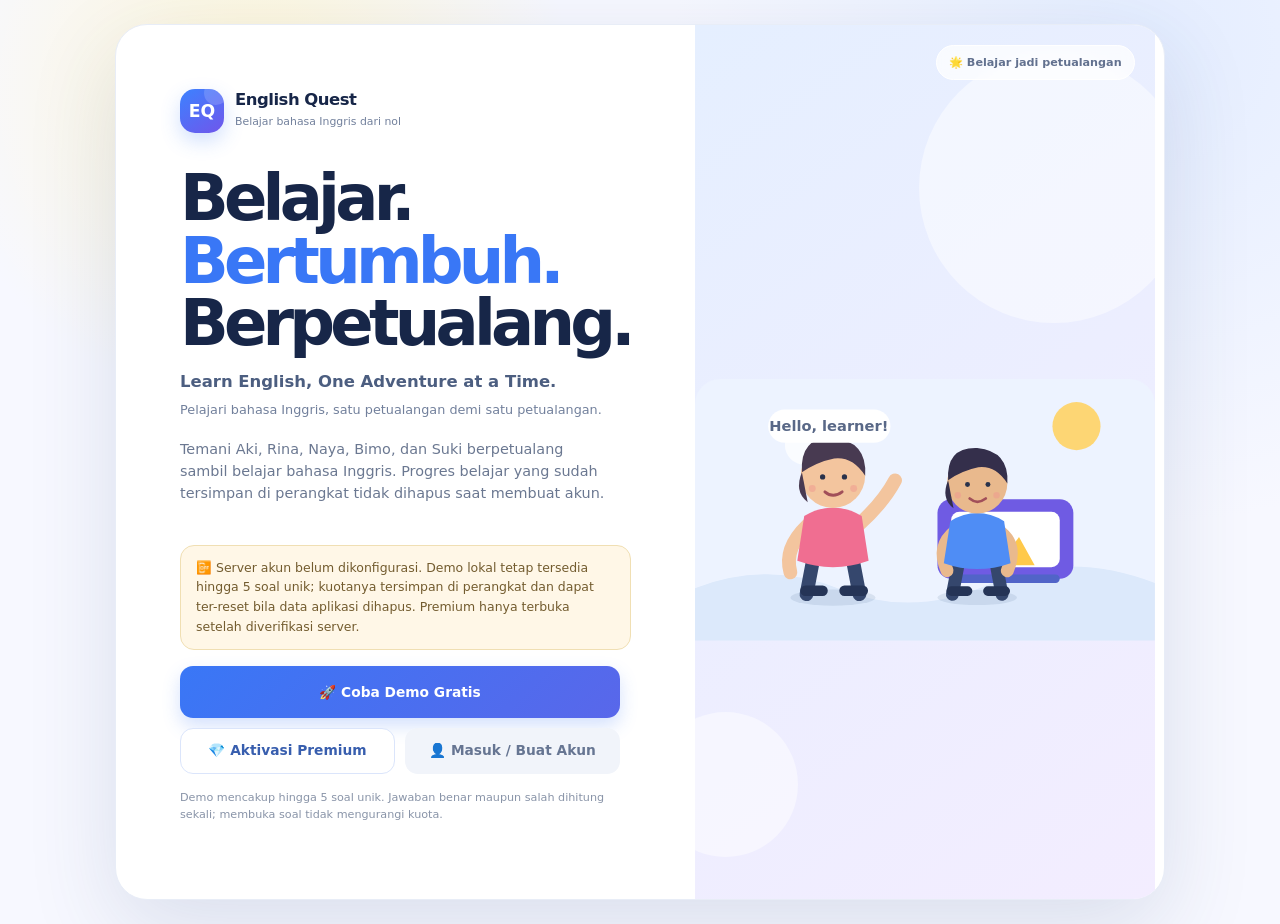
<file: index.html>
<!doctype html>
<html lang="id">
<head>
  <meta charset="utf-8" />
  <meta name="viewport" content="width=device-width, initial-scale=1, viewport-fit=cover" />
  <meta name="theme-color" content="#eef4ff" />
  <meta name="description" content="English Quest — belajar bahasa Inggris dari nol lewat pelajaran, cerita, dan permainan." />
  <title>English Quest — Belajar Bahasa Inggris dari Nol</title>
  <link rel="manifest" href="./manifest.webmanifest" />
  <link rel="icon" href="./icon.svg" type="image/svg+xml" />
  <link rel="stylesheet" href="./styles.css" />
</head>
<body>
  <div id="app"></div>
  <script>
    // Plain-HTTP servers are only ever allowed for loopback development. Inside the Android app the
    // page origin is the WebView asset origin (https), so the native bridge is asked instead: it
    // reports true only for debug builds compiled with -PEQ_ALLOW_HTTP_DEV=1.
    window.EQ_ALLOW_HTTP_DEV = (location.protocol === 'http:' && ['localhost', '127.0.0.1', '::1'].includes(location.hostname))
      || (function () {
        try {
          const bridge = window.EnglishQuestAndroid;
          return !!(bridge && typeof bridge.isHttpDevAllowed === 'function' && bridge.isHttpDevAllowed() === true);
        } catch (_) { return false; }
      })();
  </script>
  <script defer src="./library-data.js"></script>
  <script defer src="./mission-data.js"></script>
  <script defer src="./mission-data-extras.js"></script>
  <script defer src="./access-client.js"></script>
  <script defer src="./app.js"></script>
</body>
</html>
</file>
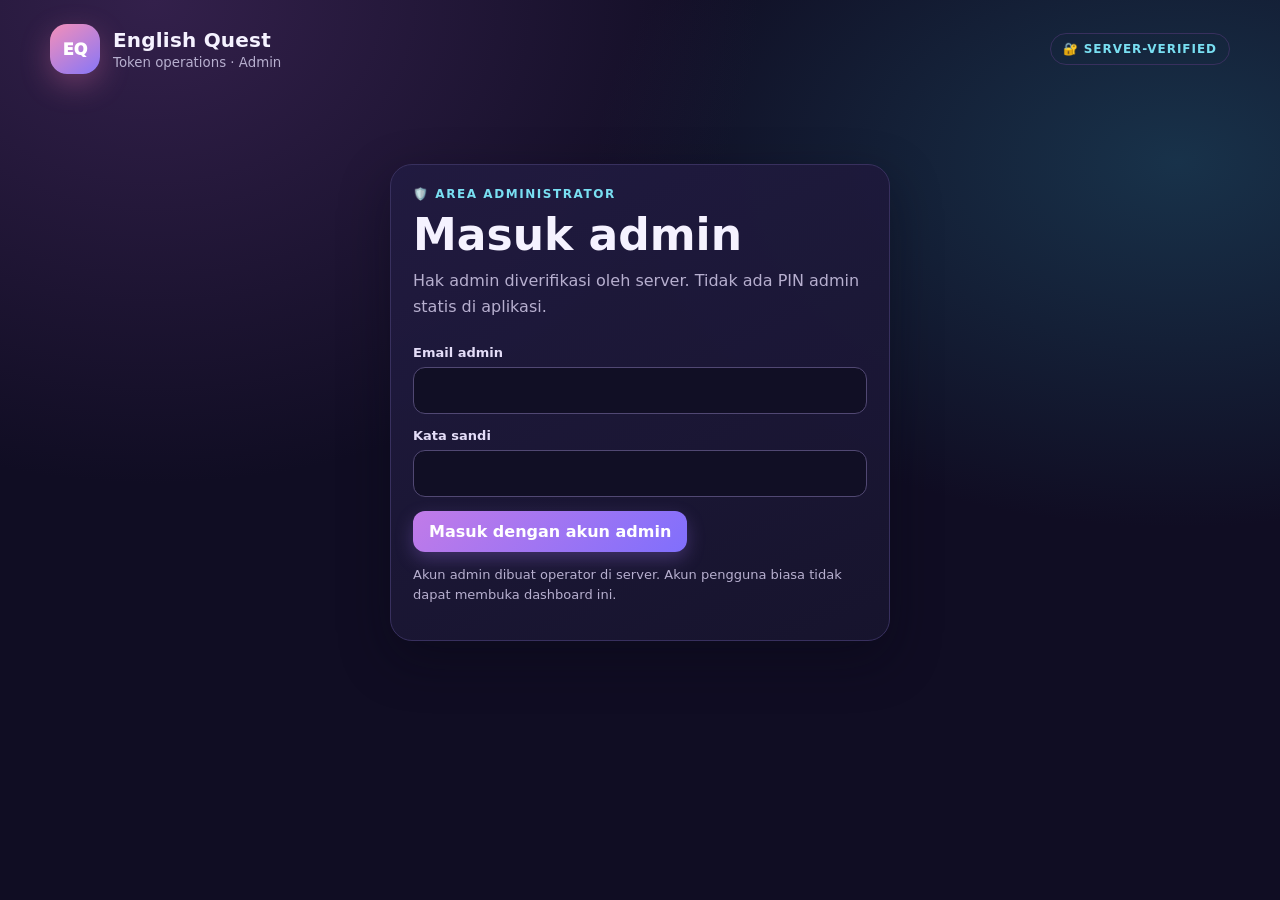
<file: backend/admin.html>
<!doctype html>
<html lang="id">
<head>
  <meta charset="utf-8"><meta name="viewport" content="width=device-width, initial-scale=1, viewport-fit=cover">
  <meta name="theme-color" content="#110e27"><title>Admin · English Quest</title>
  <style>
    :root{color-scheme:dark;--bg:#100d23;--panel:#191532;--panel2:#211c40;--line:#38305e;--text:#f5f2ff;--muted:#b7afcf;--pink:#f47ba8;--cyan:#79dff2;--purple:#ab92ff;--green:#62d6ae;--amber:#f7c76a;--red:#ff8c9d;font-family:Inter,ui-sans-serif,system-ui,-apple-system,"Segoe UI",sans-serif}*{box-sizing:border-box}body{margin:0;background:radial-gradient(ellipse at 12% 0%,#33204b 0,transparent 38%),radial-gradient(ellipse at 92% 18%,#18324a 0,transparent 35%),var(--bg);color:var(--text);min-height:100vh}button,input,select{font:inherit}button{cursor:pointer;border:0}.wrap{width:min(1180px,calc(100% - 34px));margin:0 auto;padding:24px 0 60px}.top{display:flex;justify-content:space-between;align-items:center;gap:18px;margin-bottom:26px}.brand{display:flex;align-items:center;gap:13px}.orb{width:50px;height:50px;display:grid;place-items:center;border-radius:17px;background:linear-gradient(145deg,#f48fb9,#8776f7);color:#fff;font-weight:1000;box-shadow:0 10px 30px #e675aa55}.brand b{font-size:20px;letter-spacing:.2px}.brand small{display:block;color:var(--muted);margin-top:3px}.top-right{display:flex;gap:9px;align-items:center}.tag{border:1px solid var(--line);border-radius:99px;padding:8px 12px;color:var(--cyan);font-size:12px;font-weight:800;letter-spacing:.08em;text-transform:uppercase}.btn{border-radius:12px;padding:11px 16px;background:linear-gradient(135deg,#c17be8,#806ffc);color:white;font-weight:850;box-shadow:0 7px 18px #8e69d455}.btn.secondary{background:#2a2449;box-shadow:none;border:1px solid #48406c}.btn.danger{background:#56253d;box-shadow:none;border:1px solid #943c5e;color:#ffb5c4}.btn:disabled{opacity:.5;cursor:not-allowed}.heading{margin:26px 0}.heading .eyebrow{color:var(--cyan);font-size:12px;letter-spacing:.13em;font-weight:900;text-transform:uppercase}.heading h1{font-size:clamp(28px,5vw,44px);margin:8px 0}.heading p{color:var(--muted);max-width:760px;line-height:1.6;margin:0}.panel{background:linear-gradient(155deg,#211b41ee,#17142eee);border:1px solid var(--line);border-radius:22px;padding:22px;box-shadow:0 18px 50px #08071465}.login{width:min(500px,100%);margin:10vh auto}.field{display:grid;gap:7px;margin:14px 0}.field label{font-size:13px;font-weight:800;color:#e4ddf8}.field input,.field select{width:100%;border:1px solid #514873;background:#110f25;color:var(--text);padding:13px 14px;border-radius:12px;outline:none}.field input:focus,.field select:focus{border-color:var(--cyan);box-shadow:0 0 0 3px #79dff222}.hint{font-size:12px;color:var(--muted);line-height:1.55}.error,.notice{display:none;padding:12px 14px;border-radius:12px;margin:14px 0;line-height:1.5}.error{background:#501f37;color:#ffd6df;border:1px solid #9b4e68}.notice{display:block;background:#292448;color:#e7e1ff;border:1px solid #524c78}.stats{display:grid;grid-template-columns:repeat(6,minmax(0,1fr));gap:12px;margin:20px 0}.stat{border:1px solid var(--line);background:#191632dd;padding:17px;border-radius:17px}.stat span{display:block;color:var(--muted);font-size:12px}.stat b{display:block;font-size:26px;margin-top:7px}.stat:nth-child(1) b{color:var(--green)}.stat:nth-child(2) b{color:var(--cyan)}.stat:nth-child(3) b{color:var(--amber)}.stat:nth-child(4) b{color:var(--red)}.stat:nth-child(5) b{color:var(--purple)}.stat:nth-child(6) b{color:var(--pink)}.grid{display:grid;grid-template-columns:minmax(280px,.85fr) minmax(0,1.55fr);gap:16px}.panel h2{margin:0 0 8px;font-size:19px}.panel>p{color:var(--muted);font-size:13px;line-height:1.55}.row{display:flex;align-items:end;gap:10px}.row>*{flex:1}.row .btn{flex:0 0 auto}.one-time{display:none;margin-top:16px;border:1px solid #865f94;background:#342342;border-radius:16px;padding:15px}.one-time strong{color:#ffd77b}.code-list{margin-top:11px;display:grid;gap:8px;max-height:280px;overflow:auto}.code{display:flex;align-items:center;justify-content:space-between;gap:10px;padding:10px 12px;border-radius:10px;background:#110f25;border:1px solid #4e426c;font-family:ui-monospace,SFMono-Regular,Consolas,monospace;overflow-wrap:anywhere}.code button{flex:0 0 auto;background:#39315e;color:#fff;border-radius:8px;padding:7px 10px}.toolbar{display:flex;gap:9px;flex-wrap:wrap;margin:14px 0}.toolbar input{flex:1;min-width:180px}.toolbar input,.toolbar select{border:1px solid #514873;background:#110f25;color:var(--text);padding:11px 12px;border-radius:11px}.table-wrap{overflow:auto;border-radius:14px;border:1px solid #393253}.table{width:100%;border-collapse:collapse;min-width:740px;font-size:13px}.table th,.table td{text-align:left;padding:12px 11px;border-bottom:1px solid #302a4b;vertical-align:middle}.table th{color:#c9c0e0;background:#211d3b;position:sticky;top:0}.table td{color:#e9e5f5}.table tr:last-child td{border-bottom:0}.mono{font-family:ui-monospace,SFMono-Regular,Consolas,monospace;font-size:11px;color:#d9d1f5}.status{display:inline-flex;border-radius:99px;padding:5px 9px;font-size:11px;font-weight:900;text-transform:uppercase;letter-spacing:.04em}.status.available{background:#174938;color:#93f0c8}.status.used{background:#183a54;color:#9fe8ff}.status.revoked{background:#54273b;color:#ffadbf}.status.expired{background:#473921;color:#ffd77b}.empty{padding:28px;text-align:center;color:var(--muted)}footer{color:#9289ae;font-size:12px;margin-top:20px;line-height:1.6}a{color:var(--cyan)}@media(max-width:900px){.stats{grid-template-columns:repeat(3,1fr)}.grid{grid-template-columns:1fr}}@media(max-width:560px){.wrap{width:calc(100% - 22px);padding-top:15px}.top{align-items:flex-start}.top-right{flex-direction:column;align-items:flex-end}.tag{font-size:10px}.stats{grid-template-columns:repeat(2,1fr);gap:8px}.stat{padding:13px}.stat b{font-size:22px}.panel{padding:17px}.row{display:grid}.row .btn{width:100%}.heading h1{line-height:1.06}}
    #verify-form:not([hidden]){display:grid;gap:12px;margin:18px 0}#verify-form label{display:grid;gap:7px}#verify-form input:not([type=checkbox]){min-width:0;padding:10px;border-radius:9px;border:1px solid #514873;background:#110f25;color:#f5f2ff}#manual-audit{max-height:260px;overflow:auto;font-size:12px}
  </style>
</head>
<body>
  <div class="wrap">
    <header class="top"><div class="brand"><div class="orb">EQ</div><div><b>English Quest</b><small>Token operations · Admin</small></div></div><div class="top-right"><span class="tag">🔐 Server-verified</span><button id="logout" class="btn secondary" style="display:none">Keluar</button></div></header>
    <main id="login-panel" class="panel login"><div class="heading" style="margin-top:0"><div class="eyebrow">🛡️ Area administrator</div><h1>Masuk admin</h1><p>Hak admin diverifikasi oleh server. Tidak ada PIN admin statis di aplikasi.</p></div><div id="login-error" class="error"></div><form id="login-form"><div class="field"><label for="email">Email admin</label><input id="email" type="email" autocomplete="username" required maxlength="200"></div><div class="field"><label for="password">Kata sandi</label><input id="password" type="password" autocomplete="current-password" required maxlength="256"></div><button class="btn" type="submit">Masuk dengan akun admin</button></form><p class="hint">Akun admin dibuat operator di server. Akun pengguna biasa tidak dapat membuka dashboard ini.</p></main>
    <main id="dashboard" style="display:none">
      <div class="heading"><div class="eyebrow">✨ Operations desk</div><h1>Dashboard token Premium</h1><p>Periksa dana masuk DANA, verifikasi pesanan, lalu terbitkan satu token untuk pembeli. Kode plaintext hanya ditampilkan pada respons pembuatan dan tidak dapat dibuka kembali.</p></div>
      <div id="global-error" class="error"></div><div id="global-notice" class="notice" style="display:none"></div>
      <section id="stats" class="stats"></section>
      <div class="grid">
        <section class="panel"><h2>Verifikasi pembayaran manual</h2><p>Periksa transaksi pada akun DANA penerima. Tombol pembeli dan tangkapan layar bukan bukti final. Token baru diterbitkan lewat pesanan yang telah diverifikasi.</p><h3>Pembayaran dari WhatsApp</h3><p>Pembeli tidak perlu membuat pesanan di aplikasi. Cocokkan email akun pembeli dan transaksi DANA yang benar-benar masuk. Pencatatan ini belum menerbitkan token.</p><form id="record-form"><div class="field"><label>Email akun pembeli<input id="record-email" type="email" required autocomplete="off"></label></div><div class="field"><label>Dana masuk (Rp)<input id="record-amount" type="number" min="5000" max="5000" required></label></div><div class="field"><label>Referensi transaksi masuk<input id="record-reference" minlength="4" maxlength="120" required autocomplete="off"></label></div><label><input id="record-confirm" type="checkbox" required> Saya memeriksa transaksi DANA masuk yang sebenarnya, bukan hanya screenshot, dan mencocokkan pembeli.</label><button class="btn" type="submit">Catat pembayaran terverifikasi</button></form><form id="verify-form" hidden><label>ID pesanan<input id="verify-order" readonly required></label><label>Nominal dana masuk (Rp)<input id="verify-amount" type="number" min="5000" max="5000" step="1" required></label><label>Referensi transaksi DANA masuk<input id="verify-reference" minlength="4" maxlength="120" required autocomplete="off"></label><label><input id="verify-confirm" type="checkbox" required> Saya telah memeriksa dana benar-benar masuk ke penerima dan mencocokkan pembeli, waktu, serta referensi transaksi. Bukan hanya screenshot.</label><button class="btn" type="submit">Verifikasi dana masuk</button></form><div id="new-codes" class="one-time"><strong>Kode hanya ditampilkan sekali. Salin dan kirim privat kepada akun pemilik pesanan. Jangan tutup sebelum disalin; retry tidak membuat token baru.</strong><div id="code-list" class="code-list"></div><button id="copy-all" class="btn secondary">Salin kode</button></div><h3>Riwayat tindakan pesanan</h3><pre id="manual-audit" style="white-space:pre-wrap" aria-live="polite">Pilih tombol Riwayat pada pesanan.</pre></section>
        <section class="panel"><h2>Pesanan DANA manual — Rp5.000</h2><p>Sekali bayar, akses permanen. Lihat snapshot penerima pada saat permintaan. Status issued bukan berarti token sudah diaktifkan.</p><div class="toolbar"><select id="order-status"><option value="pending">Pending</option><option value="all">Semua</option><option value="verified">Diverifikasi</option><option value="rejected">Ditolak</option><option value="issued">Token diterbitkan</option></select><input id="order-search" type="search" placeholder="Cari ID pesanan/akun/email"><button id="orders-refresh" class="btn secondary">Muat ulang</button></div><div id="orders" class="table-wrap"></div></section>
        <section class="panel"><h2>📋 Token & klaim</h2><p>Daftar ini tidak pernah mengembalikan plaintext token maupun hash.</p><div class="toolbar"><input id="search" type="search" placeholder="Cari token ID, email akun…" aria-label="Cari token"><select id="status"><option value="all">Semua status</option><option value="available">Available</option><option value="used">Used</option><option value="revoked">Revoked</option><option value="expired">Expired</option></select><button id="refresh" class="btn secondary">↻ Muat ulang</button></div><div id="table" class="table-wrap"><div class="empty">Memuat…</div></div></section>
      </div>
      <footer>Token manual terikat ke akun pemilik pesanan dan hanya dapat diaktifkan akun tersebut. HTTPS wajib di production; batasi akses dashboard lewat jaringan/operator tepercaya. Server tetap menjadi sumber kebenaran status dan hak akses.</footer>
    </main>
  </div>
  <script data-local-admin>window.EQ_ALLOW_HTTP_DEV=location.protocol==='http:'&&['127.0.0.1','localhost'].includes(location.hostname);</script>
  <script src="/access-client.js"></script>
  <script>
    'use strict';
    const $=s=>document.querySelector(s);let busy=false;let oneTimeCodes=[];let debounce=null;let orderDebounce=null;
    const setError=(message,scope='global')=>{const box=scope==='login'?$('#login-error'):$('#global-error');box.textContent=message||'';box.style.display=message?'block':'none';};
    const api=async(path,options={})=>{
      const controller=new AbortController();const timer=setTimeout(()=>controller.abort(),15000);
      try{
        const response=await fetch(`${location.origin}/api${path}`,{...options,signal:controller.signal,headers:{Accept:'application/json',...(options.body?{'Content-Type':'application/json'}:{}),Authorization:`Bearer ${localStorage.getItem('englishQuest.session.v1')||''}`,...(options.headers||{})},cache:'no-store'});
        if(response.status===401||response.status===403){oneTimeCodes=[];$('#code-list').textContent='';$('#new-codes').style.display='none';}
        return {status:response.status,...await response.json()};
      }catch(_){throw new Error('Koneksi server gagal atau waktu habis. Periksa status pesanan sebelum mengulang tindakan.');}
      finally{clearTimeout(timer);}
    };
    const dt=v=>v?new Date(v).toLocaleString():'—';
    function renderStats(s){const items=[['Available',s.available],['Used',s.used],['Revoked',s.revoked],['Expired',s.expired],['Akun pengguna',s.users],['Akun Premium',s.premium_accounts],['Manual pending',s.manual_pending],['Manual diverifikasi/issued',s.manual_verified],['Dana manual terverifikasi (Rp)',s.manual_revenue_idr]];$('#stats').innerHTML=items.map(([label,value])=>`<div class="stat"><span>${label}</span><b>${Number(value)||0}</b></div>`).join('');}
    function escapeHtml(s){return String(s??'').replace(/[&<>"']/g,c=>({'&':'&amp;','<':'&lt;','>':'&gt;','"':'&quot;',"'":'&#39;'}[c]));}
    async function loadSummary(){const r=await api('/admin/summary');if(!r.ok)throw new Error(r.message||'Admin tidak diizinkan.');renderStats(r.summary);}
    async function loadOrders(){
      const params=new URLSearchParams({status:$('#order-status').value,q:$('#order-search').value.trim()});
      const r=await api(`/admin/manual-payments?${params}`);if(!r.ok)throw new Error(r.message||'Daftar pesanan gagal dimuat.');
      const rows=r.orders||[];
      $('#orders').innerHTML=rows.length?`<table class="table"><thead><tr><th>Pesanan / akun</th><th>Nominal / penerima</th><th>Status</th><th>Token / aktivasi</th><th>Tindakan</th></tr></thead><tbody>${rows.map(o=>`<tr><td>${escapeHtml(o.order_id)}<br>${escapeHtml(o.user_id)}<br>${escapeHtml(o.user_email)}</td><td>Rp${Number(o.amount).toLocaleString('id-ID')}<br>${escapeHtml(o.recipient_number)}<br>${escapeHtml(o.recipient_name)}</td><td>${escapeHtml(o.status)}<br>${dt(o.verified_at)}</td><td>${escapeHtml(o.token_id||'Belum diterbitkan')}<br>${escapeHtml(o.token_status||'—')}<br>${dt(o.claimed_at)}</td><td>${o.status==='pending'?`<button class="btn" data-manual="verify" data-id="${escapeHtml(o.order_id)}">Verifikasi</button><button class="btn danger" data-manual="reject" data-id="${escapeHtml(o.order_id)}">Tolak</button>`:''}${o.status==='verified'?`<button class="btn" data-manual="issue" data-id="${escapeHtml(o.order_id)}">Terbitkan satu token</button>`:''}<button class="btn secondary" data-manual="audit" data-id="${escapeHtml(o.order_id)}">Riwayat</button></td></tr>`).join('')}</tbody></table>`:'<div class="empty">Tidak ada pesanan yang cocok (maksimal 200 hasil; gunakan pencarian).</div>';
    }
    async function loadTokens(){const params=new URLSearchParams({status:$('#status').value,q:$('#search').value.trim()});const r=await api(`/admin/tokens?${params}`);if(!r.ok)throw new Error(r.message||'Daftar token gagal dimuat.');const rows=r.tokens||[];$('#table').innerHTML=rows.length?`<table class="table"><thead><tr><th>Token ID</th><th>Status</th><th>Akun terikat</th><th>Dibuat</th><th>Diaktifkan</th><th>Kedaluwarsa</th><th>Aksi</th></tr></thead><tbody>${rows.map(t=>`<tr><td class="mono">${escapeHtml(t.token_id)}</td><td><span class="status ${escapeHtml(t.status)}">${escapeHtml(t.status)}</span></td><td>${escapeHtml(t.claimed_email||'—')}<br><small class="mono">${escapeHtml(t.claimed_by_user_id||'')}</small></td><td>${dt(t.created_at)}</td><td>${dt(t.claimed_at)}</td><td>${dt(t.expires_at)}</td><td>${['available','used'].includes(t.status)?`<button class="btn danger revoke" data-id="${escapeHtml(t.token_id)}">Cabut</button>`:'—'}</td></tr>`).join('')}</tbody></table>`:`<div class="empty">Belum ada token yang cocok.</div>`;}
    async function refreshAll(){if(busy)return;busy=true;setError('');try{await Promise.all([loadSummary(),loadTokens(),loadOrders()]);$('#global-notice').style.display='none';}catch(e){setError(e.message||'Koneksi server gagal.');}finally{busy=false;}}
    function showDashboard(){ $('#login-panel').style.display='none';$('#dashboard').style.display='block';$('#logout').style.display='inline-flex';busy=false;refreshAll(); }
    $('#login-form').addEventListener('submit',async e=>{e.preventDefault();if(busy)return;busy=true;setError('','login');const button=e.submitter;button.disabled=true;try{const r=await window.EnglishQuestAccess.login($('#email').value,$('#password').value);if(!r.ok)throw new Error(r.message||'Gagal masuk.');const me=await window.EnglishQuestAccess.me();if(!me.ok)throw new Error(me.message||'Sesi admin tidak dapat diverifikasi.');if(me.account?.role!=='admin'){await window.EnglishQuestAccess.logout();throw new Error('Akun ini bukan administrator.');}showDashboard();}catch(err){setError(err.message||'Koneksi server gagal.','login');}finally{busy=false;button.disabled=false;}});
    $('#logout').addEventListener('click',async()=>{await window.EnglishQuestAccess.logout();oneTimeCodes=[];$('#record-email').value='';$('#record-reference').value='';$('#record-confirm').checked=false;$('#code-list').textContent='';$('#new-codes').style.display='none';$('#orders').textContent='';$('#manual-audit').textContent='';$('#verify-reference').value='';$('#verify-form').hidden=true;$('#dashboard').style.display='none';$('#login-panel').style.display='block';$('#logout').style.display='none';});
    async function manualAction(action,orderId,extra={}){
      if(busy)return;busy=true;setError('');
      try{
        const r=await api(`/admin/manual-payments/${action}`,{method:'POST',body:JSON.stringify({order_id:orderId,...extra})});
        if(!r.ok)throw new Error(r.message||'Tindakan ditolak.');
        if(action==='record'){$('#order-status').value=r.status==='issued'?'issued':'verified';$('#record-email').value='';$('#record-amount').value='';$('#record-reference').value='';$('#record-confirm').checked=false;}
        if(r.token){
          oneTimeCodes=[{code:r.token}];
          $('#code-list').innerHTML=`<p>Pesanan ${escapeHtml(r.order_id)} · akun ${escapeHtml(r.user_id)}</p><div class="code">${escapeHtml(r.token)}</div>`;
          $('#new-codes').style.display='block';
        }
        $('#global-notice').textContent=r.message||'Status pesanan diperbarui.';$('#global-notice').style.display='block';
        $('#verify-form').hidden=true;$('#verify-reference').value='';$('#verify-confirm').checked=false;
        await Promise.all([loadOrders(),loadTokens(),loadSummary()]);
      }catch(e){setError(e.message||'Koneksi gagal. Muat ulang status; jangan menerbitkan token pengganti.');}
      finally{busy=false;}
    }
    $('#orders').addEventListener('click',async e=>{
      const b=e.target.closest('[data-manual]');if(!b||busy)return;
      const id=b.dataset.id,action=b.dataset.manual;
      if(action==='verify'){$('#verify-order').value=id;$('#verify-amount').value='';$('#verify-reference').value='';$('#verify-confirm').checked=false;$('#verify-form').hidden=false;$('#verify-form').scrollIntoView?.();return;}
      if(action==='audit'){busy=true;try{const r=await api('/admin/manual-payments/audit?order_id='+encodeURIComponent(id));if(!r.ok)throw new Error(r.message);$('#manual-audit').textContent=(r.events||[]).map(v=>`${v.created_at} | ${v.actor_id} | ${v.action} | ${v.from_status||'—'} → ${v.to_status} | ${v.reason||''}`).join('\n')||'Belum ada riwayat.';}catch(e){setError(e.message||'Riwayat gagal dimuat.');}finally{busy=false;}return;}
      if(action==='reject'){const reason=prompt('Alasan: not_found, wrong_amount, wrong_recipient, duplicate, atau other');if(reason&&confirm('Tolak pesanan ini? Token tidak diterbitkan.'))await manualAction('reject',id,{reason});return;}
      if(action==='issue'){
        if(oneTimeCodes.length&&!confirm('Pastikan kode sebelumnya sudah disalin. Lanjut menerbitkan kode pesanan ini?'))return;
        if(confirm('Terbitkan satu token untuk pembayaran yang telah diverifikasi? Kode hanya muncul sekali.'))await manualAction('issue',id);
      }
    });
    $('#record-form').addEventListener('submit',async e=>{e.preventDefault();await manualAction('record','',{buyer_email:$('#record-email').value,received_amount:Number($('#record-amount').value),receipt_reference:$('#record-reference').value,confirmed_received:$('#record-confirm').checked});});
    $('#verify-form').addEventListener('submit',async e=>{e.preventDefault();await manualAction('verify',$('#verify-order').value,{received_amount:Number($('#verify-amount').value),receipt_reference:$('#verify-reference').value,confirmed_received:$('#verify-confirm').checked});});
    $('#table').addEventListener('click',async e=>{const b=e.target.closest('.revoke');if(!b||busy)return;if(!confirm('Cabut token ini? Jika sudah diklaim, Premium akun terkait akan berhenti.'))return;busy=true;b.disabled=true;try{const r=await api('/admin/tokens/revoke',{method:'POST',body:JSON.stringify({token_id:b.dataset.id})});if(!r.ok)throw new Error(r.message||'Token gagal dicabut.');await Promise.all([loadSummary(),loadTokens()]);}catch(err){setError(err.message||'Token gagal dicabut.');}finally{busy=false;b.disabled=false;}});
    $('#code-list').addEventListener('click',async e=>{const b=e.target.closest('.copy-one');if(!b)return;try{await navigator.clipboard.writeText(b.dataset.code);b.textContent='Tersalin';setTimeout(()=>b.textContent='Salin',1200);}catch(_){setError('Clipboard tidak tersedia. Pilih dan salin kode secara manual.');}});
    $('#copy-all').addEventListener('click',async()=>{try{await navigator.clipboard.writeText(oneTimeCodes.map(t=>t.code).join('\n'));$('#copy-all').textContent='Tersalin';setTimeout(()=>$('#copy-all').textContent='Salin semua kode',1400);}catch(_){setError('Clipboard tidak tersedia. Pilih kode satu per satu.');}});
    $('#refresh').addEventListener('click',refreshAll);$('#status').addEventListener('change',refreshAll);$('#search').addEventListener('input',()=>{clearTimeout(debounce);debounce=setTimeout(refreshAll,250);});
    $('#orders-refresh').addEventListener('click',()=>loadOrders().catch(err=>setError(err.message)));
    $('#order-status').addEventListener('change',()=>loadOrders().catch(err=>setError(err.message)));
    $('#order-search').addEventListener('input',()=>{clearTimeout(orderDebounce);orderDebounce=setTimeout(()=>loadOrders().catch(err=>setError(err.message)),250);});
    (async()=>{if(!window.EnglishQuestAccess.hasSession())return;const me=await window.EnglishQuestAccess.me();if(me.ok&&me.account?.role==='admin')showDashboard();else if(me.account?.role!=='admin'){await window.EnglishQuestAccess.logout();}})();
  </script>
</body>
</html>
</file>
<file: styles.css>
:root{
  --ink:#172648;--muted:#72809c;--blue:#3977f6;--blue-dark:#2459d8;--sky:#e9f1ff;--purple:#7657e8;--purple-soft:#f0edff;--yellow:#ffc94a;--yellow-soft:#fff5d8;--green:#22a77a;--green-soft:#e4f8f0;--red:#da5965;--red-soft:#fff0f1;--line:#e8edf6;--paper:#fff;--canvas:#f6f8fd;--shadow:0 18px 55px rgba(38,67,126,.09);--radius:22px;--scale:1;
  font-family: ui-rounded, "Avenir Next", "Segoe UI", system-ui, -apple-system, BlinkMacSystemFont, sans-serif;
}
*{box-sizing:border-box}html{scroll-behavior:smooth;font-size:calc(16px * var(--scale))}body{margin:0;background:var(--canvas);color:var(--ink);font-size:1rem;line-height:1.55;-webkit-font-smoothing:antialiased}button,input{font:inherit}button{cursor:pointer}button:focus-visible,input:focus-visible{outline:3px solid rgba(57,119,246,.3);outline-offset:2px}a{color:inherit}svg{display:block;max-width:100%}.app-layout{min-height:100vh;display:grid;grid-template-columns:232px minmax(0,1fr)}.sidebar{position:sticky;top:0;height:100vh;padding:26px 16px 20px 22px;background:#fff;border-right:1px solid var(--line);display:flex;flex-direction:column;z-index:20}.brand{display:flex;gap:11px;align-items:center;padding:3px 9px 26px}.brand-mark{width:44px;height:44px;border-radius:15px;background:linear-gradient(145deg,#3c82ff,#7056eb);color:#fff;display:grid;place-items:center;font-weight:900;font-size:1.08rem;box-shadow:0 8px 20px rgba(57,119,246,.23);position:relative;overflow:hidden}.brand-mark:after{content:"";position:absolute;width:24px;height:24px;border-radius:50%;background:rgba(255,255,255,.16);top:-8px;right:-4px}.brand-title{font-size:1.03rem;font-weight:850;letter-spacing:-.03em;line-height:1.12}.brand-caption{font-size:.68rem;color:var(--muted);margin-top:4px}.nav-label{padding:8px 11px 7px;color:#9aa5bb;text-transform:uppercase;letter-spacing:.12em;font-size:.66rem;font-weight:800}.sidebar-nav{display:flex;flex-direction:column;gap:4px}.nav-btn{display:flex;align-items:center;gap:12px;width:100%;text-align:left;padding:10px 12px;border:0;border-radius:13px;color:#62708d;background:transparent;font-size:.87rem;font-weight:700;transition:.18s}.nav-btn:hover{background:#f5f7fc;color:var(--blue)}.nav-btn.active{background:#eaf1ff;color:var(--blue);box-shadow:inset 3px 0 var(--blue)}.nav-icon{font-size:1.15rem;width:22px;text-align:center}.sidebar-bottom{margin-top:auto}.sidebar-note{border-radius:17px;padding:15px;background:linear-gradient(145deg,#f0f4ff,#faf8ff);font-size:.76rem;color:#687594}.sidebar-note b{color:#283963;display:block;margin:5px 0}.app-main{min-width:0}.topbar{height:76px;position:sticky;top:0;z-index:15;padding:0 clamp(18px,4vw,50px);display:flex;align-items:center;justify-content:space-between;background:rgba(246,248,253,.86);backdrop-filter:blur(16px);border-bottom:1px solid rgba(229,235,246,.85)}.topbar-mobile-brand{display:none}.topbar-left{display:flex;align-items:center;gap:13px}.eyebrow{color:var(--muted);font-size:.78rem}.topbar-title{font-weight:850;letter-spacing:-.025em;font-size:1.12rem}.topbar-right{display:flex;align-items:center;gap:9px}.stat-pill{display:flex;align-items:center;gap:6px;padding:8px 12px;border:1px solid var(--line);background:#fff;border-radius:999px;font-size:.79rem;font-weight:800;color:#52617f}.stat-pill .stat-number{color:var(--ink)}.avatar-mini{width:37px;height:37px;border-radius:13px;display:grid;place-items:center;background:var(--yellow-soft);font-size:1.2rem}.page-content{max-width:1220px;margin:0 auto;padding:30px clamp(18px,4vw,50px) 64px}.mobile-nav{display:none}.page-heading{display:flex;align-items:flex-end;justify-content:space-between;gap:15px;margin:4px 0 23px}.page-heading h1{margin:0;font-size:clamp(1.55rem,3vw,2.25rem);letter-spacing:-.055em;line-height:1.12}.page-heading p{margin:8px 0 0;color:var(--muted);max-width:660px}.section-title{display:flex;align-items:center;justify-content:space-between;gap:12px;margin:28px 0 14px}.section-title h2{font-size:1.06rem;letter-spacing:-.025em;margin:0}.section-title p{color:var(--muted);font-size:.8rem;margin:4px 0 0}.hero-grid{display:grid;grid-template-columns:minmax(0,1.3fr) minmax(255px,.7fr);gap:18px}.hero-card{min-height:277px;border-radius:28px;padding:clamp(23px,3.4vw,38px);position:relative;overflow:hidden;background:linear-gradient(115deg,#e6efff 0%,#eff2ff 52%,#f5efff 100%);display:flex;align-items:center;box-shadow:var(--shadow)}.hero-copy{position:relative;z-index:1;max-width:480px}.hero-kicker{font-size:.73rem;color:var(--blue);font-weight:850;letter-spacing:.12em;text-transform:uppercase}.hero-card h1{font-size:clamp(1.75rem,3.4vw,2.85rem);line-height:1.05;letter-spacing:-.06em;margin:10px 0 12px;max-width:490px}.hero-card p{color:#637290;max-width:420px;margin:0 0 22px}.hero-art{position:absolute;right:0;bottom:0;width:min(47%,420px);height:100%;display:flex;align-items:flex-end;justify-content:flex-end;pointer-events:none}.hero-art svg{height:100%;width:100%;max-height:285px}.hero-actions{display:flex;gap:10px;flex-wrap:wrap}.btn{border:0;border-radius:13px;padding:11px 17px;min-height:44px;display:inline-flex;align-items:center;justify-content:center;gap:8px;font-weight:800;font-size:.86rem;transition:transform .16s,box-shadow .16s,background .16s}.btn:hover{transform:translateY(-1px)}.btn-primary{color:#fff;background:linear-gradient(135deg,#3977f6,#5967ea);box-shadow:0 8px 18px rgba(57,119,246,.22)}.btn-primary:hover{box-shadow:0 12px 24px rgba(57,119,246,.3)}.btn-secondary{color:#385eae;background:#fff;border:1px solid #dbe5fb}.btn-ghost{color:#667592;background:#f1f4fa}.btn-yellow{background:var(--yellow);color:#4a3911}.btn-purple{background:var(--purple);color:#fff}.btn-small{min-height:36px;padding:8px 12px;font-size:.78rem;border-radius:11px}.btn-block{width:100%}.btn[disabled]{opacity:.48;cursor:not-allowed;transform:none}.mission-card{padding:21px;background:#fff;border:1px solid var(--line);border-radius:24px;box-shadow:var(--shadow);display:flex;flex-direction:column;justify-content:space-between;min-height:277px}.mission-top{display:flex;align-items:flex-start;justify-content:space-between}.mission-top h3{margin:4px 0;font-size:1.03rem}.mission-top p{margin:0;color:var(--muted);font-size:.8rem}.mission-emoji{width:43px;height:43px;border-radius:15px;background:var(--yellow-soft);display:grid;place-items:center;font-size:1.25rem}.progress-label{display:flex;justify-content:space-between;color:#7885a0;font-size:.73rem;font-weight:700;margin:15px 0 7px}.progress-track{height:9px;border-radius:99px;background:#edf1f7;overflow:hidden}.progress-fill{height:100%;border-radius:99px;background:linear-gradient(90deg,#3977f6,#8063f0);transition:width .35s}.stats-grid{display:grid;grid-template-columns:repeat(4,minmax(0,1fr));gap:13px;margin-top:20px}.stat-card{border:1px solid var(--line);background:#fff;border-radius:19px;padding:16px;display:flex;align-items:center;gap:12px}.stat-card-icon{width:43px;height:43px;border-radius:14px;display:grid;place-items:center;font-size:1.25rem;background:#eef3ff}.stat-card b{display:block;font-size:1.13rem;line-height:1.2}.stat-card span{display:block;color:var(--muted);font-size:.73rem;margin-top:3px}.two-col{display:grid;grid-template-columns:minmax(0,1.3fr) minmax(250px,.7fr);gap:18px}.panel{background:#fff;border:1px solid var(--line);border-radius:22px;padding:20px;box-shadow:0 8px 28px rgba(38,67,126,.04)}.panel-title{font-size:.98rem;font-weight:850;margin:0 0 5px}.panel-subtitle{color:var(--muted);font-size:.8rem;margin:0}.quick-grid{display:grid;grid-template-columns:repeat(3,minmax(0,1fr));gap:10px;margin-top:15px}.quick-card{display:flex;align-items:center;gap:10px;padding:13px 12px;background:#f8faff;border:1px solid #edf1f9;border-radius:16px;text-align:left;color:var(--ink);min-height:68px;transition:.15s}.quick-card:hover{border-color:#c9d8fa;transform:translateY(-2px)}.quick-icon{width:38px;height:38px;border-radius:13px;background:#eaf1ff;display:grid;place-items:center;font-size:1.16rem;flex:none}.quick-card b{font-size:.81rem;display:block}.quick-card small{font-size:.68rem;color:var(--muted);display:block;margin-top:2px}.level-grid{display:grid;grid-template-columns:repeat(3,minmax(0,1fr));gap:15px}.level-card{--level-color:#3977f6;background:#fff;border:1px solid var(--line);border-radius:22px;padding:19px;position:relative;overflow:hidden;transition:.18s;cursor:pointer}.level-card:hover:not(.locked){transform:translateY(-3px);box-shadow:var(--shadow)}.level-card:before{content:"";position:absolute;width:110px;height:110px;border-radius:50%;right:-36px;top:-48px;background:color-mix(in srgb,var(--level-color) 10%,white)}.level-card.locked{opacity:.65;cursor:not-allowed}.level-tag{font-size:.68rem;text-transform:uppercase;letter-spacing:.12em;font-weight:850;color:var(--level-color)}.level-card h3{position:relative;margin:8px 0 3px;font-size:1.08rem;letter-spacing:-.03em}.level-card p{position:relative;color:var(--muted);font-size:.77rem;margin:0;min-height:38px}.level-row{display:flex;align-items:center;justify-content:space-between;margin-top:15px;font-size:.73rem;color:#71809c}.level-card .progress-track{height:7px;margin-top:7px}.lesson-list{display:grid;gap:10px}.lesson-row{width:100%;background:#fff;border:1px solid var(--line);border-radius:17px;display:flex;align-items:center;gap:13px;padding:13px 15px;text-align:left;color:var(--ink);transition:.15s}.lesson-row:hover:not(:disabled){border-color:#cbd9fb;box-shadow:0 7px 18px rgba(38,67,126,.06);transform:translateY(-1px)}.lesson-row:disabled{cursor:not-allowed;opacity:.62}.lesson-number{width:43px;height:43px;border-radius:14px;background:#eef3ff;color:var(--blue);display:grid;place-items:center;font-weight:900;flex:none}.lesson-info{min-width:0;flex:1}.lesson-info b{display:block;font-size:.87rem}.lesson-info span{display:block;color:var(--muted);font-size:.72rem;margin-top:2px}.lesson-status{font-size:1.15rem}.level-selector{display:flex;gap:8px;overflow:auto;padding-bottom:7px;margin-bottom:17px}.level-chip{white-space:nowrap;border:1px solid var(--line);background:#fff;border-radius:999px;padding:9px 15px;color:#657490;font-weight:800;font-size:.76rem}.level-chip.active{background:var(--blue);color:#fff;border-color:var(--blue)}.inline-notice{border-radius:15px;padding:12px 14px;font-size:.82rem;color:#526383;background:#f1f5ff;border:1px solid #e2eaff}.badge-grid{display:flex;gap:10px;flex-wrap:wrap;margin-top:13px}.badge{display:flex;align-items:center;gap:9px;padding:10px 12px;border-radius:14px;background:#fafbfe;border:1px solid var(--line);min-width:150px}.badge-icon{font-size:1.25rem}.badge b{font-size:.76rem;display:block}.badge small{display:block;color:var(--muted);font-size:.67rem}.badge.locked{filter:grayscale(1);opacity:.53}.lesson-header{display:flex;align-items:center;gap:10px;margin-bottom:16px}.back-btn{width:42px;height:42px;border:1px solid var(--line);background:#fff;border-radius:14px;color:#52617f;font-size:1.1rem}.lesson-hero{display:grid;grid-template-columns:minmax(0,1.1fr) minmax(250px,.9fr);background:linear-gradient(115deg,#eaf2ff,#f5f0ff);border-radius:25px;overflow:hidden;min-height:215px;margin-bottom:18px}.lesson-hero-copy{padding:25px 28px;align-self:center}.lesson-hero-copy h1{font-size:clamp(1.6rem,3vw,2.15rem);letter-spacing:-.05em;line-height:1.1;margin:7px 0}.lesson-hero-copy p{color:#65728c;max-width:540px;margin:0}.lesson-hero-art{display:flex;align-items:flex-end;justify-content:flex-end;min-width:0}.lesson-hero-art svg{width:100%;height:100%;max-height:225px}.tutor-note{display:flex;align-items:flex-start;gap:12px;padding:15px 17px;border-radius:18px;background:#fff;border:1px solid var(--line);margin:16px 0}.tutor-avatar{width:40px;height:40px;border-radius:14px;background:#f0edff;display:grid;place-items:center;flex:none;font-size:1.28rem}.tutor-note p{margin:0;color:#586783;font-size:.84rem}.tutor-note b{color:var(--purple)}.lesson-section{background:#fff;border:1px solid var(--line);border-radius:21px;padding:20px;margin:15px 0;box-shadow:0 7px 25px rgba(38,67,126,.035)}.lesson-section h2{margin:0 0 12px;font-size:1rem;letter-spacing:-.025em;display:flex;align-items:center;gap:8px}.lesson-section>p{color:#5c6a86;margin:0}.word-grid{display:grid;grid-template-columns:repeat(auto-fit,minmax(195px,1fr));gap:10px}.word-card{display:grid;grid-template-columns:43px minmax(0,1fr) auto;align-items:center;gap:9px;padding:11px;border:1px solid #edf0f7;background:#fcfdff;border-radius:15px}.word-emoji{width:40px;height:40px;border-radius:13px;background:#f0f4ff;display:grid;place-items:center;font-size:1.25rem}.word-en{font-size:.88rem;font-weight:850}.word-pron{font-size:.7rem;color:var(--purple);font-weight:750}.word-id{font-size:.72rem;color:var(--muted)}.icon-btn{width:34px;height:34px;border:1px solid var(--line);border-radius:11px;background:#fff;color:#657490;display:grid;place-items:center}.icon-btn:hover{background:#eef3ff;color:var(--blue)}.example-row{padding:13px 14px;border-radius:15px;background:#f8faff;border:1px solid #edf1fa;margin:9px 0}.example-top{display:flex;justify-content:space-between;align-items:flex-start;gap:12px}.example-en{font-weight:850;font-size:.94rem}.example-id{color:#65728d;font-size:.81rem;margin-top:3px}.example-pron{color:var(--purple);font-size:.73rem;font-weight:700;margin-top:5px}.story-card{background:linear-gradient(125deg,#fff9e7,#fff);border:1px solid #f2e8c9;border-radius:18px;padding:17px}.story-card .story-en{font-weight:800;font-size:.94rem}.story-card .story-id{font-size:.82rem;color:#6c7183;margin-top:7px}.dialogue-list{display:grid;gap:9px}.dialogue-turn{display:flex;gap:10px;align-items:flex-start}.dialogue-turn:nth-child(even){flex-direction:row-reverse}.dialogue-speaker{font-size:.68rem;color:var(--muted);font-weight:800;white-space:nowrap;padding-top:8px}.speech-bubble{max-width:82%;padding:10px 13px;background:#eef3ff;border-radius:4px 15px 15px 15px;font-size:.81rem}.dialogue-turn:nth-child(even) .speech-bubble{background:#f1edff;border-radius:15px 4px 15px 15px}.speech-bubble b{display:block}.speech-bubble span{display:block;color:#69758e;font-size:.74rem;margin-top:3px}.practice-box{background:#f7f9ff;border-radius:17px;padding:15px}.practice-prompt{font-weight:850;margin:0 0 12px}.choice-grid{display:grid;grid-template-columns:repeat(2,minmax(0,1fr));gap:9px}.choice-btn{border:1px solid #e4e9f3;border-radius:13px;background:#fff;color:#445271;text-align:left;padding:11px 13px;font-weight:700;font-size:.82rem;transition:.13s}.choice-btn:hover:not(:disabled){border-color:#b9cdf7;background:#f6f9ff}.choice-btn.correct{border-color:#7bd2af;background:var(--green-soft);color:#197b58}.choice-btn.incorrect{border-color:#efadb4;background:var(--red-soft);color:#b44955}.choice-btn:disabled{cursor:default}.feedback{padding:10px 12px;margin-top:10px;border-radius:12px;font-size:.78rem;background:#eef3ff;color:#41537c}.feedback.good{background:var(--green-soft);color:#187352}.feedback.bad{background:var(--red-soft);color:#aa4652}.lesson-footer{display:flex;justify-content:space-between;gap:12px;flex-wrap:wrap;padding:4px 0 10px}.alphabet-grid{display:grid;grid-template-columns:repeat(7,minmax(0,1fr));gap:7px}.alphabet-cell{padding:8px 4px;text-align:center;background:#f5f8ff;border:1px solid #e8eef9;border-radius:11px}.alphabet-cell b{display:block;font-size:.91rem;color:var(--blue)}.alphabet-cell span{font-size:.61rem;color:var(--muted)}.number-grid{display:grid;grid-template-columns:repeat(10,minmax(0,1fr));gap:6px}.number-cell{min-height:41px;display:grid;place-items:center;border-radius:10px;background:#f6f8ff;border:1px solid #e9edf6;font-size:.76rem;font-weight:850;color:#586886}.number-cell:nth-child(10n+1){color:var(--blue)}.data-table{width:100%;border-collapse:collapse;font-size:.8rem}.data-table th,.data-table td{text-align:left;border-bottom:1px solid var(--line);padding:9px 8px}.data-table th{color:#74819a;font-size:.7rem;text-transform:uppercase;letter-spacing:.07em}.lesson-tools{display:flex;gap:9px;flex-wrap:wrap;margin-top:13px}.mic-note{font-size:.72rem;color:var(--muted);margin:9px 0 0}.quiz-wrap{max-width:800px;margin:0 auto}.quiz-progress-head{display:flex;justify-content:space-between;color:var(--muted);font-size:.78rem;font-weight:800;margin:12px 0 7px}.quiz-question{margin-top:14px;background:#fff;border:1px solid var(--line);border-radius:20px;padding:19px}.quiz-question h3{margin:0 0 12px;font-size:.94rem}.quiz-question .choice-grid{grid-template-columns:1fr}.question-tag{color:var(--purple);font-weight:850;text-transform:uppercase;letter-spacing:.1em;font-size:.65rem;margin-bottom:8px}.quiz-result{padding:22px;text-align:center;background:linear-gradient(130deg,#e8f7f0,#f4f2ff);border-radius:21px;margin-top:16px}.quiz-result .big-emoji{font-size:2.4rem}.quiz-result h2{margin:5px 0;font-size:1.45rem}.quiz-result p{color:#66728a}.game-grid{display:grid;grid-template-columns:repeat(3,minmax(0,1fr));gap:15px}.game-card{border:1px solid var(--line);background:#fff;border-radius:21px;padding:19px;display:flex;flex-direction:column;min-height:195px;position:relative;overflow:hidden}.game-card:hover{transform:translateY(-2px);box-shadow:var(--shadow)}.game-card-icon{width:49px;height:49px;border-radius:16px;background:#eef3ff;display:grid;place-items:center;font-size:1.45rem}.game-card h3{font-size:.98rem;margin:13px 0 4px}.game-card p{font-size:.76rem;color:var(--muted);margin:0 0 14px;flex:1}.game-card .btn{align-self:flex-start}.game-card.purple .game-card-icon{background:#f0edff}.game-card.yellow .game-card-icon{background:#fff5d9}.game-card.green .game-card-icon{background:#e6f8f1}.game-board{max-width:850px;margin:0 auto}.game-intro{display:flex;align-items:center;gap:16px;background:#eef3ff;border-radius:20px;padding:17px;margin:13px 0 18px}.game-intro-icon{font-size:2.3rem}.game-intro p{margin:0;color:#596987;font-size:.82rem}.game-intro b{color:var(--ink)}.match-board{display:grid;grid-template-columns:1fr 1fr;gap:14px}.match-column{display:grid;gap:9px;align-content:start}.match-card{min-height:55px;border:1px solid var(--line);border-radius:14px;background:#fff;color:#384a6d;font-weight:800;padding:12px;text-align:center}.match-card.selected{background:#eaf1ff;border-color:#7ca2f8;color:var(--blue);box-shadow:0 0 0 3px rgba(57,119,246,.1)}.match-card.matched{background:var(--green-soft);border-color:#a3dfc5;color:#288363;opacity:.7}.match-card.wrong{background:var(--red-soft);border-color:#efb2b8}.word-bank{display:flex;flex-wrap:wrap;gap:9px;margin:14px 0}.word-chip{border:1px solid #dfe7f5;background:#fff;padding:10px 13px;border-radius:12px;font-weight:800;color:#445271}.word-chip.selected{background:#eaf1ff;border-color:#82a4ef;color:var(--blue)}.picture-stage{height:190px;border-radius:20px;background:linear-gradient(140deg,#e9f2ff,#faf3ff);display:grid;place-items:center;margin:12px 0;font-size:5rem}.listen-card{text-align:center;background:#f5f7ff;border-radius:20px;padding:22px;margin:14px 0}.listen-play{width:66px;height:66px;border:0;background:var(--blue);color:#fff;border-radius:24px;font-size:1.5rem;box-shadow:0 8px 20px rgba(57,119,246,.22)}.listen-card p{color:var(--muted);font-size:.78rem;margin:9px 0 0}.timer-track{height:10px;border-radius:99px;background:#ebeff7;overflow:hidden;margin:14px 0}.timer-track span{display:block;background:linear-gradient(90deg,#ffc94a,#ff9a55);height:100%;transition:width .5s}.story-layout{display:grid;grid-template-columns:minmax(0,1fr) 280px;gap:16px}.story-scene{background:linear-gradient(140deg,#eaf2ff,#f3edff);border-radius:24px;overflow:hidden;min-height:235px;display:flex;align-items:flex-end;justify-content:center}.story-scene svg{width:100%;height:100%;max-height:270px}.story-dialogue{padding:20px;background:#fff;border:1px solid var(--line);border-radius:20px}.story-dialogue h2{font-size:1rem;margin:0 0 9px}.story-dialogue .english-line{font-size:1.15rem;font-weight:900;letter-spacing:-.02em}.story-dialogue .translation-line{color:#65728d;margin-top:5px;font-size:.84rem}.story-vocab{margin-top:14px;display:flex;gap:7px;flex-wrap:wrap}.story-vocab span{padding:6px 9px;border-radius:999px;background:#f3f5fa;font-size:.68rem;color:#596987}.story-options{display:grid;gap:9px;margin-top:14px}.story-option{text-align:left;border:1px solid var(--line);border-radius:13px;padding:11px 13px;background:#fff;font-weight:750;color:#455573}.story-option:hover{border-color:#9eb8f1;background:#f7f9ff}.story-option.selected-correct{border-color:#8fd3b2;background:var(--green-soft)}.story-option.selected-wrong{border-color:#eab0b6;background:var(--red-soft)}.story-side{padding:18px;background:#fff;border:1px solid var(--line);border-radius:20px}.story-side h3{font-size:.9rem;margin:0 0 9px}.story-step{display:flex;align-items:center;gap:9px;padding:8px 0;color:#8792a8;font-size:.74rem}.story-step.active{color:var(--blue);font-weight:850}.story-step.done{color:var(--green)}.search-box{width:100%;border:1px solid var(--line);background:#fff;border-radius:14px;padding:12px 14px;outline:none}.search-box:focus{border-color:#a7bdf1;box-shadow:0 0 0 3px #eaf1ff}.vocab-toolbar{display:flex;gap:10px;align-items:center;margin-bottom:14px}.vocab-toolbar .search-box{flex:1}.filter-pill{border:1px solid var(--line);background:#fff;padding:10px 13px;border-radius:12px;font-size:.77rem;font-weight:800;color:#64718c}.vocab-list{display:grid;grid-template-columns:repeat(2,minmax(0,1fr));gap:9px}.vocab-entry{padding:12px;border:1px solid var(--line);background:#fff;border-radius:15px;display:flex;align-items:center;gap:11px}.vocab-entry-main{min-width:0;flex:1}.vocab-entry-main b{font-size:.85rem}.vocab-entry-main small{display:block;color:var(--muted);font-size:.72rem}.vocab-entry .actions{display:flex;gap:5px}.grammar-list{display:grid;grid-template-columns:repeat(2,minmax(0,1fr));gap:11px}.grammar-card{padding:15px;border:1px solid var(--line);background:#fff;border-radius:17px;display:flex;align-items:center;gap:11px;text-align:left}.grammar-card:hover{border-color:#c3d2f3}.grammar-symbol{height:42px;width:42px;flex:none;border-radius:14px;display:grid;place-items:center;background:#f0edff;color:var(--purple);font-weight:900}.grammar-card b{font-size:.82rem;display:block}.grammar-card small{font-size:.7rem;color:var(--muted)}.settings-grid{display:grid;grid-template-columns:1fr 1fr;gap:13px}.setting-row{display:flex;align-items:center;justify-content:space-between;gap:14px;padding:14px 0;border-bottom:1px solid var(--line)}.setting-row:last-child{border-bottom:0}.setting-row b{display:block;font-size:.85rem}.setting-row small{display:block;color:var(--muted);font-size:.72rem;margin-top:2px}.switch{position:relative;width:47px;height:27px;border:0;border-radius:99px;background:#cbd3e1;flex:none;transition:.2s}.switch:after{content:"";position:absolute;width:21px;height:21px;top:3px;left:3px;background:white;border-radius:50%;box-shadow:0 2px 5px #0002;transition:.2s}.switch.on{background:var(--blue)}.switch.on:after{left:23px}.font-controls{display:flex;gap:6px}.font-controls button{border:1px solid var(--line);background:#fff;border-radius:9px;padding:6px 10px;font-weight:850;color:#53627f}.toast{position:fixed;top:88px;left:50%;transform:translateX(-50%);z-index:100;background:#203255;color:#fff;padding:11px 17px;border-radius:13px;box-shadow:0 10px 30px #16294d33;font-size:.82rem;font-weight:750;max-width:min(90vw,500px);animation:toast-in .2s ease both}.empty-state{text-align:center;padding:32px 18px;color:var(--muted)}.empty-state .emoji{font-size:2.1rem}.empty-state h3{margin:9px 0 4px;color:var(--ink);font-size:1rem}.empty-state p{margin:0 auto 15px;max-width:420px;font-size:.82rem}.chart-bars{display:flex;align-items:flex-end;gap:12px;height:150px;padding:15px 4px 0}.chart-day{flex:1;display:flex;flex-direction:column;align-items:center;gap:7px;height:100%;justify-content:flex-end}.chart-bar{width:100%;max-width:40px;min-height:5px;border-radius:8px 8px 3px 3px;background:linear-gradient(180deg,#8164f0,#4d84f5)}.chart-day small{font-size:.67rem;color:var(--muted)}.welcome-page{min-height:100vh;display:grid;place-items:center;padding:24px;background:radial-gradient(circle at 20% 10%,#fff7d8 0,transparent 24%),radial-gradient(circle at 90% 5%,#e4edff 0,transparent 33%),#f7f8ff}.welcome-shell{width:min(1050px,100%);min-height:590px;background:#fff;border:1px solid #e8edf7;border-radius:32px;box-shadow:0 28px 90px rgba(46,69,123,.14);display:grid;grid-template-columns:1.02fr .98fr;overflow:hidden}.welcome-copy{padding:clamp(27px,5vw,64px);display:flex;flex-direction:column;justify-content:center}.welcome-copy .brand{padding:0;margin-bottom:34px}.welcome-copy h1{font-size:clamp(2.3rem,5vw,4rem);line-height:.98;letter-spacing:-.075em;margin:0 0 14px}.welcome-copy h1 span{color:var(--blue)}.welcome-slogan{font-size:1.03rem;font-weight:850;color:#4c5e80;margin:0 0 5px}.welcome-translation{font-size:.8rem;color:var(--muted);margin:0 0 18px}.welcome-description{max-width:430px;color:#6b7891;margin:0 0 24px;font-size:.9rem}.welcome-actions{display:grid;grid-template-columns:1fr 1fr;gap:10px;max-width:440px}.welcome-actions .btn:first-child{grid-column:1/-1;min-height:52px}.welcome-art{background:linear-gradient(145deg,#e5efff,#f3edff);display:flex;align-items:flex-end;position:relative;overflow:hidden}.welcome-art:before,.welcome-art:after{content:"";position:absolute;border-radius:50%;background:rgba(255,255,255,.45)}.welcome-art:before{width:270px;height:270px;right:-34px;top:28px}.welcome-art:after{width:145px;height:145px;left:-42px;bottom:42px}.welcome-art svg{height:89%;width:100%;position:relative;z-index:1}.tiny-label{position:absolute;z-index:2;top:20px;right:20px;padding:8px 12px;background:#ffffffb8;backdrop-filter:blur(6px);border:1px solid #fff;border-radius:999px;color:#62718f;font-size:.7rem;font-weight:800}.completion-page{min-height:65vh;display:grid;place-items:center;text-align:center}.completion-card{max-width:540px;background:#fff;border:1px solid var(--line);box-shadow:var(--shadow);border-radius:28px;padding:38px 28px;animation:pop .45s cubic-bezier(.2,.8,.2,1) both}.completion-emoji{font-size:4rem;animation:bounce 1.1s ease-in-out 2 alternate}.completion-card h1{font-size:2rem;letter-spacing:-.05em;margin:8px 0}.completion-card p{color:var(--muted);margin:0 0 20px}.completion-rewards{display:flex;justify-content:center;gap:10px;margin:15px 0 22px}.completion-rewards span{padding:8px 12px;background:#fff5d8;border-radius:999px;font-weight:850;font-size:.82rem}.lock-text{font-size:.7rem;color:#8994a8}.dark{--ink:#e8edfb;--muted:#aab4cb;--line:#303b56;--paper:#1d2941;--canvas:#121a2c;--shadow:0 18px 55px rgba(0,0,0,.2);--sky:#26375b}.dark body{background:var(--canvas);color:var(--ink)}.dark .sidebar,.dark .panel,.dark .stat-card,.dark .lesson-row,.dark .lesson-section,.dark .word-card,.dark .lesson-hero-copy,.dark .story-dialogue,.dark .story-side,.dark .level-card,.dark .game-card,.dark .setting-row,.dark .vocab-entry,.dark .grammar-card,.dark .quiz-question,.dark .mission-card,.dark .example-row,.dark .practice-box,.dark .quick-card,.dark .nav-btn.active,.dark .welcome-shell,.dark .completion-card{background:#1b2740;color:var(--ink);border-color:#303b56}.dark .topbar{background:rgba(18,26,44,.88);border-color:#303b56}.dark .nav-btn{color:#b1bdd2}.dark .nav-btn:hover,.dark .quick-card:hover{background:#263653}.dark .hero-card,.dark .lesson-hero,.dark .welcome-art,.dark .story-scene{background:linear-gradient(120deg,#26395c,#30294b)}.dark .hero-card p,.dark .lesson-hero-copy p,.dark .panel-subtitle,.dark .lesson-section>p,.dark .word-id,.dark .example-id,.dark .story-card .story-id,.dark .mission-top p{color:#abb7ce}.dark .stat-pill,.dark .icon-btn,.dark .choice-btn,.dark .story-option,.dark .search-box,.dark .filter-pill,.dark .font-controls button,.dark .back-btn,.dark .match-card,.dark .word-chip{background:#202d49;color:var(--ink);border-color:#354261}.dark .story-card,.dark .practice-box,.dark .quick-card,.dark .example-row,.dark .listen-card{background:#202d49;border-color:#354261}.dark .speech-bubble{background:#2b3a5c;color:#eff3ff}.dark .speech-bubble span,.dark .tutor-note p,.dark .story-dialogue .translation-line{color:#b5c0d6}.dark .tutor-note{background:#1b2740;border-color:#303b56}.dark .progress-track{background:#303b56}.dark .badge{background:#1d2941;border-color:#303b56}.dark .welcome-copy{background:#1b2740}.dark .welcome-slogan{color:#d1daf0}.dark .welcome-description{color:#aab4cb}.dark .lesson-number,.dark .quick-icon,.dark .stat-card-icon{background:#263858}.dark .number-cell,.dark .alphabet-cell{background:#202d49;border-color:#354261;color:#dce5fa}.dark .btn-secondary{background:#263858;color:#cfe0ff;border-color:#3a4f75}.dark .btn-ghost{background:#263653;color:#c4cde0}.dark .inline-notice{background:#202d49;color:#c0cce3;border-color:#354261}.dark .story-step{color:#8f9cb6}.dark .story-vocab span{background:#273550;color:#c9d3e7}
@keyframes toast-in{from{opacity:0;transform:translate(-50%,-8px)}to{opacity:1;transform:translate(-50%,0)}}@keyframes pop{0%{opacity:0;transform:scale(.9) translateY(10px)}100%{opacity:1;transform:scale(1) translateY(0)}}@keyframes bounce{from{transform:translateY(0) rotate(-4deg)}to{transform:translateY(-10px) rotate(4deg)}}
@media(max-width:1040px){.app-layout{grid-template-columns:210px minmax(0,1fr)}.sidebar{padding-left:14px;padding-right:12px}.level-grid{grid-template-columns:repeat(2,minmax(0,1fr))}.game-grid{grid-template-columns:repeat(2,minmax(0,1fr))}.hero-grid{grid-template-columns:minmax(0,1.2fr) minmax(235px,.8fr)}.stats-grid{grid-template-columns:repeat(2,minmax(0,1fr))}}
@media(max-width:760px){.app-layout{display:block}.sidebar{display:none}.topbar{height:64px;padding:0 16px}.topbar-mobile-brand{display:flex;align-items:center;gap:9px}.topbar-mobile-brand .brand-mark{height:36px;width:36px;border-radius:12px;font-size:.88rem}.topbar-mobile-brand .brand-title{font-size:.92rem}.topbar-mobile-brand .brand-caption{display:none}.topbar-left{display:none}.topbar-right{gap:6px}.stat-pill{padding:7px 9px;font-size:.72rem}.avatar-mini{width:34px;height:34px}.page-content{padding:20px 16px 100px}.mobile-nav{display:grid;grid-template-columns:repeat(5,1fr);position:fixed;bottom:0;left:0;right:0;z-index:50;background:rgba(255,255,255,.94);backdrop-filter:blur(16px);border-top:1px solid var(--line);padding:7px 7px calc(7px + env(safe-area-inset-bottom));}.mobile-nav .nav-btn{flex-direction:column;gap:2px;padding:6px 2px;border-radius:11px;font-size:.61rem;min-height:52px;justify-content:center}.mobile-nav .nav-btn.active{box-shadow:none;background:#eef3ff}.mobile-nav .nav-icon{font-size:1.15rem}.dark .mobile-nav{background:rgba(22,32,52,.96)}.hero-grid,.two-col{grid-template-columns:1fr}.hero-card{min-height:270px;padding:23px}.hero-art{width:42%;opacity:.86}.hero-copy{max-width:75%}.hero-card h1{font-size:2rem}.mission-card{min-height:0}.mission-card .mission-bottom{margin-top:15px}.quick-grid{grid-template-columns:repeat(2,minmax(0,1fr))}.level-grid{gap:10px}.level-card{padding:15px}.level-card h3{font-size:.98rem}.level-card p{font-size:.72rem}.game-grid{gap:10px}.game-card{padding:15px;min-height:184px}.lesson-hero{grid-template-columns:1fr;min-height:0}.lesson-hero-copy{padding:20px 20px 7px}.lesson-hero-art{height:150px}.lesson-hero-art svg{max-height:165px}.story-layout{grid-template-columns:1fr}.story-side{order:-1}.story-side .story-steps{display:flex;gap:11px;overflow:auto}.story-step{white-space:nowrap}.vocab-list,.grammar-list{grid-template-columns:1fr}.settings-grid{grid-template-columns:1fr}.welcome-page{padding:12px}.welcome-shell{grid-template-columns:1fr;min-height:0;border-radius:25px}.welcome-copy{padding:29px 25px 26px;order:1}.welcome-copy .brand{margin-bottom:28px}.welcome-copy h1{font-size:2.8rem}.welcome-art{min-height:245px;order:0}.welcome-art svg{height:255px}.welcome-art:before{width:185px;height:185px;top:12px}.welcome-art:after{width:100px;height:100px}.welcome-actions{grid-template-columns:1fr 1fr}.welcome-actions .btn:first-child{grid-column:1/-1}.toast{top:74px}.lesson-section{padding:16px}.alphabet-grid{grid-template-columns:repeat(6,minmax(0,1fr))}.number-grid{grid-template-columns:repeat(5,minmax(0,1fr))}}
@media(max-width:430px){.stats-grid{gap:8px}.stat-card{padding:12px;gap:8px}.stat-card-icon{width:36px;height:36px;border-radius:12px}.stat-card b{font-size:1rem}.hero-card{min-height:287px}.hero-copy{max-width:83%}.hero-art{width:44%;opacity:.48}.hero-card p{font-size:.82rem}.quick-grid{gap:8px}.quick-card{padding:10px 8px;gap:8px}.quick-card b{font-size:.73rem}.quick-card small{font-size:.63rem}.level-grid{grid-template-columns:1fr}.level-card{min-height:0}.level-card p{min-height:auto}.game-grid{grid-template-columns:1fr 1fr}.game-card{min-height:195px}.game-card h3{font-size:.88rem}.game-card p{font-size:.7rem}.game-card .btn{padding:8px 10px}.choice-grid{grid-template-columns:1fr}.lesson-footer{display:grid;grid-template-columns:1fr}.lesson-footer .btn{width:100%}.lesson-header{align-items:flex-start}.page-heading{align-items:flex-start;flex-direction:column}.page-heading .btn{width:100%}.vocab-toolbar{align-items:stretch;flex-direction:column}.welcome-copy h1{font-size:2.45rem}.welcome-actions .btn{font-size:.79rem;padding:10px}.match-card{font-size:.75rem;padding:10px 6px}.match-board{gap:8px}.panel{padding:16px}}
@media(prefers-reduced-motion:reduce){*,*::before,*::after{scroll-behavior:auto!important;animation-duration:.01ms!important;animation-iteration-count:1!important;transition-duration:.01ms!important}}

/* Update besar: karakter SVG ringan, mode belajar, streak level, dan kamus bertahap. */
.anime-avatar{width:84px;height:92px;flex:none;overflow:visible}.home-anime{position:relative;display:flex;flex-direction:column;align-items:center;justify-content:flex-end;height:100%;padding:12px 22px 0}.home-anime .anime-avatar{width:174px;height:190px;max-height:100%}.home-anime span{position:absolute;bottom:14px;right:10px;padding:7px 11px;background:#ffffffdf;border:1px solid #fff;border-radius:999px;color:#566686;font-size:.7rem;font-weight:850;white-space:nowrap;box-shadow:0 5px 15px #37518518}.home-coach-card{display:flex;align-items:center;gap:12px;margin:14px 0}.home-coach-card .anime-avatar{width:92px;height:98px}.anime-inline{display:flex;align-items:center;gap:10px;margin-top:12px;padding:10px;border:1px solid var(--line);background:#f8faff;border-radius:15px;color:#5d6a86;font-size:.78rem}.anime-inline .anime-avatar{width:48px;height:52px}.anime-coach{display:flex;align-items:center;gap:13px;margin:12px 0 16px;padding:12px 15px;background:#fff;border:1px solid var(--line);border-radius:17px}.anime-coach-art{display:grid;grid-template-columns:48px auto;grid-template-rows:auto auto;align-items:center;column-gap:8px;min-width:112px}.anime-coach-art .anime-avatar{width:48px;height:52px;grid-row:1/3}.anime-coach-art b{align-self:end;font-size:.77rem}.anime-coach-art small{align-self:start;color:var(--muted);font-size:.63rem}.anime-speech{flex:1;padding:10px 12px;border-radius:13px;background:#f4f6ff;color:#596886;font-size:.8rem}.anime-speech b{color:#473d88}.tutor-avatar{width:55px;height:55px;padding:0;background:transparent;overflow:visible}.tutor-avatar .anime-avatar{width:55px;height:60px}.mode-panel{margin-top:20px}.mode-grid{display:grid;grid-template-columns:repeat(4,minmax(0,1fr));gap:9px}.mode-card{display:grid;grid-template-columns:36px minmax(0,1fr) auto;align-items:center;column-gap:9px;text-align:left;padding:11px;border:1px solid var(--line);background:#fbfcff;color:var(--ink);border-radius:15px;transition:border-color .15s,background .15s;min-height:90px}.mode-card:hover{border-color:#b9cdf7;background:#f7f9ff}.mode-card.active{border-color:#6e91ed;background:#eff4ff;box-shadow:inset 0 0 0 1px #6e91ed}.mode-card .mode-icon{font-size:1.35rem;grid-row:1/3}.mode-card b{font-size:.8rem}.mode-card small{display:block;color:var(--muted);font-size:.66rem}.mode-card .mode-check{font-weight:900;color:var(--blue)}.mode-card p{grid-column:1/-1;margin:7px 0 0;color:var(--muted);font-size:.64rem;line-height:1.35}.streak-note{display:flex;align-items:center;gap:12px;padding:13px 16px;margin:14px 0;background:linear-gradient(110deg,#fff4d8,#fffaf0);border:1px solid #f3e3b9;border-radius:17px}.streak-flame{font-size:1.75rem;line-height:1}.streak-note b{font-size:.83rem;display:block;color:#574316}.streak-note small{display:block;color:#86764f;font-size:.71rem;margin-top:3px}.flame-pop{animation:flame-pop .5s ease-out 2 alternate;transform-origin:center bottom}@keyframes flame-pop{from{transform:translateY(0) scale(1)}to{transform:translateY(-3px) scale(1.12);filter:drop-shadow(0 2px 5px #ff9e27aa)}}.load-more-row{display:flex;justify-content:space-between;align-items:center;gap:12px;margin:13px 0 20px;padding:10px 13px;border-radius:13px;background:#f7f9fe;color:var(--muted);font-size:.76rem}.audio-indicator{display:flex;align-items:center;gap:4px;background:#e9f6f1;color:#247b5c;border:1px solid #ccebdd;border-radius:999px;padding:4px 7px 4px 10px;font-size:.68rem;font-weight:800;white-space:nowrap}.audio-indicator.paused{background:#fff4d8;color:#80611c;border-color:#f0e0b6}.audio-indicator.error{background:#fff0f1;color:#a94551;border-color:#f2c8ce}.audio-indicator button{width:24px;height:24px;border:0;border-radius:50%;background:#fff;color:inherit;font-weight:900;line-height:1}.source-grid{display:grid;grid-template-columns:repeat(2,minmax(0,1fr));gap:13px}.source-card{padding:17px;background:#fff;border:1px solid var(--line);border-radius:20px;box-shadow:0 8px 22px rgba(38,67,126,.04)}.source-head{display:flex;justify-content:space-between;gap:8px;align-items:center}.source-level{font-size:.65rem;text-transform:uppercase;letter-spacing:.1em;font-weight:850;color:var(--purple);background:var(--purple-soft);padding:5px 8px;border-radius:999px}.source-link{color:var(--blue);font-weight:850;font-size:.73rem;text-decoration:none}.source-link:hover{text-decoration:underline}.source-card h2{font-size:1.03rem;margin:10px 0}.source-summary{padding:12px;border-radius:14px;background:#f8faff;font-size:.8rem}.source-summary b{font-size:.74rem;color:#445779}.source-summary p{margin:4px 0 10px;color:#66738d}.source-summary p:last-child{margin-bottom:0}.source-actions{margin-top:11px}.source-live{padding:11px;margin-top:10px;border-radius:13px;background:#eef7f3;color:#3d695c;font-size:.78rem}.source-live p{margin:5px 0}.source-live small{color:#638477}.source-attribution{margin-top:10px;padding-top:9px;border-top:1px solid var(--line);font-size:.64rem;color:var(--muted)}.source-attribution a{color:var(--blue)}.roleplay-intro{max-width:830px;margin:5vh auto;display:flex;align-items:center;gap:22px;padding:clamp(20px,4vw,36px);border-radius:27px;background:linear-gradient(125deg,#eaf2ff,#f5efff);box-shadow:var(--shadow)}.roleplay-intro>.anime-avatar{width:150px;height:164px}.roleplay-intro h1{font-size:clamp(1.8rem,4vw,2.6rem);letter-spacing:-.05em;margin:6px 0}.roleplay-intro p{color:#63718b;max-width:490px}.roleplay-page{max-width:950px;margin:0 auto}.roleplay-top{display:flex;justify-content:space-between;align-items:flex-start;gap:13px;margin-bottom:13px}.roleplay-top h1{margin:5px 0;font-size:1.7rem;letter-spacing:-.045em}.roleplay-top p{margin:0;color:var(--muted);font-size:.82rem}.roleplay-scene{display:grid;grid-template-columns:minmax(0,1fr) 120px;align-items:center;gap:13px;margin-bottom:13px}.roleplay-scene-art{height:170px;overflow:hidden;border-radius:20px;background:#eff4ff}.roleplay-scene-art svg{width:100%;height:100%;max-height:190px}.roleplay-character{display:flex;flex-direction:column;align-items:center;padding:9px;border:1px solid var(--line);background:#fff;border-radius:17px}.roleplay-character .anime-avatar{width:86px;height:94px}.roleplay-character b{font-size:.78rem}.roleplay-character small{font-size:.64rem;color:var(--muted);text-align:center}.roleplay-dialogue{background:#fff;border:1px solid var(--line);border-radius:20px;padding:clamp(15px,3vw,22px);box-shadow:0 8px 22px rgba(38,67,126,.035)}.roleplay-speaker{font-size:.66rem;text-transform:uppercase;letter-spacing:.1em;color:var(--purple);font-weight:900}.roleplay-message h2{margin:5px 0;font-size:clamp(1.1rem,2.7vw,1.45rem);line-height:1.35}.roleplay-hint{padding:9px 11px;margin-top:8px;border-radius:12px;background:#fff6dc;color:#695626;font-size:.78rem}.roleplay-hint small{display:block;margin-top:3px}.roleplay-question{font-size:.8rem;font-weight:850;margin:17px 0 8px}.roleplay-options{display:grid;grid-template-columns:1fr 1fr;gap:8px}.roleplay-type{margin-top:14px}.roleplay-type label{font-size:.76rem;font-weight:800;display:block;margin-bottom:5px}.roleplay-input-row{display:flex;gap:8px}.roleplay-input-row .search-box{min-width:0}.roleplay-progress{display:flex;justify-content:space-between;align-items:center;margin-top:13px}.roleplay-progress>span{display:flex;align-items:center;gap:8px}.roleplay-progress .anime-avatar{width:42px;height:46px}.roleplay-progress b,.roleplay-progress small{display:block}.roleplay-progress b{font-size:.73rem}.roleplay-progress small{font-size:.65rem;color:var(--muted)}.story-character-row{display:flex;align-items:center;gap:9px;margin-bottom:8px}.story-character-row .anime-avatar{width:55px;height:60px}.story-character-row b{font-size:.77rem;display:block}.story-character-row small{font-size:.65rem;color:var(--muted)}.character-choice-grid{display:grid;grid-template-columns:repeat(3,minmax(0,1fr));gap:11px}.character-choice{display:flex;align-items:center;gap:10px;text-align:left;padding:10px;border:1px solid var(--line);border-radius:15px;background:#fbfcff;color:var(--ink)}.character-choice.selected{border-color:#6c92ed;background:#eff4ff;box-shadow:inset 0 0 0 1px #6c92ed}.character-choice .anime-avatar{width:55px;height:60px}.character-choice b{display:block;font-size:.8rem}.character-choice small{display:block;color:var(--muted);font-size:.65rem}.dark .mode-card,.dark .source-card,.dark .roleplay-dialogue,.dark .roleplay-character,.dark .character-choice{background:#1b2740;border-color:#303b56;color:var(--ink)}.dark .mode-card.active,.dark .character-choice.selected{background:#263858;border-color:#5578cc}.dark .source-summary,.dark .anime-inline,.dark .anime-speech{background:#202d49;color:#c1cde4;border-color:#354261}.dark .source-live{background:#203a37;color:#c1e5d5}.dark .streak-note{background:linear-gradient(110deg,#39311e,#2d2a23);border-color:#564b31}.dark .streak-note b{color:#f0dfb0}.dark .streak-note small{color:#c3b583}.dark .roleplay-intro{background:linear-gradient(125deg,#26395c,#30294b)}.dark .roleplay-scene-art{background:#202d49}.dark .roleplay-hint{background:#40391f;color:#efe0ae}.dark .load-more-row{background:#202d49;color:#aab4cb}
@media(max-width:1040px){.mode-grid{grid-template-columns:repeat(2,minmax(0,1fr))}.character-choice-grid{grid-template-columns:1fr 1fr}}
@media(max-width:760px){.source-grid{grid-template-columns:1fr}.roleplay-intro{margin:0 auto;flex-direction:column;text-align:center}.roleplay-intro>.anime-avatar{width:125px;height:136px}.roleplay-scene{grid-template-columns:minmax(0,1fr) 91px}.roleplay-scene-art{height:145px}.roleplay-character{padding:5px}.roleplay-character .anime-avatar{width:68px;height:74px}.roleplay-options{grid-template-columns:1fr}.character-choice-grid{grid-template-columns:1fr}.home-anime .anime-avatar{width:145px;height:158px}.anime-coach{gap:7px;padding:9px}.anime-coach-art{min-width:86px;grid-template-columns:40px auto}.anime-coach-art .anime-avatar{width:40px;height:44px}.audio-indicator{font-size:0;padding:4px}.audio-indicator span{display:none}.audio-indicator button{width:23px;height:23px}.mode-card{min-height:90px;padding:9px}.mode-card p{font-size:.6rem}}
@media(max-width:430px){.mode-grid{gap:7px}.mode-card{grid-template-columns:29px minmax(0,1fr) auto;gap:6px;padding:8px}.mode-card .mode-icon{font-size:1.12rem}.mode-card b{font-size:.73rem}.mode-card p{font-size:.57rem}.roleplay-scene{grid-template-columns:minmax(0,1fr) 80px;gap:7px}.roleplay-scene-art{height:130px}.roleplay-top{flex-direction:column}.roleplay-input-row{flex-direction:column}.home-coach-card .anime-avatar{width:76px;height:82px}.streak-note{padding:11px}.source-card{padding:14px}}
@media(prefers-reduced-motion:reduce){.flame-pop,.completion-emoji{animation:none!important}}
.hunt-grid{display:grid;grid-template-columns:repeat(4,minmax(0,1fr));gap:10px;margin:14px 0}.hunt-option{min-height:58px;padding:11px 8px;border:1px solid var(--line);border-radius:15px;background:#fff;color:var(--ink);font-size:.88rem;font-weight:850;box-shadow:0 5px 15px rgba(35,62,116,.035);transition:transform .12s,border-color .12s,background .12s}.hunt-option:not(:disabled):hover{transform:translateY(-2px);border-color:#7fa0ef;background:#f4f7ff}.hunt-option.correct{border-color:#37b47e;background:#e7f8f0;color:#19724d}.hunt-option.incorrect{border-color:#ec7381;background:#fff0f1;color:#a03946}.lesson-header{flex-wrap:wrap;gap:8px}.lesson-header .btn-small{white-space:nowrap}.mode-card:focus-visible,.character-choice:focus-visible,.hunt-option:focus-visible{outline:3px solid #7ca0f4;outline-offset:2px}.dark .hunt-option{background:#1b2740;color:var(--ink);border-color:#303b56}.dark .hunt-option.correct{background:#1f3a35;border-color:#37856a;color:#a3e7c5}.dark .hunt-option.incorrect{background:#3d2934;border-color:#9f5360;color:#ffc1c5}
@media(max-width:900px){.hunt-grid{grid-template-columns:repeat(3,minmax(0,1fr))}}
@media(max-width:600px){.hunt-grid{grid-template-columns:repeat(2,minmax(0,1fr));gap:8px}.hunt-option{min-height:54px;font-size:.82rem}.lesson-header{gap:6px}.lesson-header>div:nth-child(2){min-width:120px}}

/* Character Creator, Suki rival, and compact story layouts */
.avatar-mini{overflow:hidden;padding:2px;display:grid;place-items:center}.avatar-mini .anime-avatar{width:31px;height:36px;border-radius:10px}
.custom-avatar{width:100%;height:auto;max-width:100%;object-fit:contain}
.home-player-strip,.player-profile-panel{display:flex;align-items:center;gap:12px;margin-top:12px;padding:10px 12px;border:1px solid var(--line);border-radius:16px;background:#f8faff}.home-player-strip>.anime-avatar{width:47px;height:57px;flex:none}.home-player-strip>span{flex:1;min-width:0}.home-player-strip b,.home-player-strip small{display:block}.home-player-strip b{font-size:.78rem}.home-player-strip small{font-size:.66rem;color:var(--muted)}
.player-profile-panel{margin-top:15px;padding:13px 16px}.player-profile-avatar{width:66px;height:76px;display:grid;place-items:center;overflow:hidden;border-radius:15px;background:#e9efff;flex:none}.player-profile-avatar .anime-avatar{width:63px;height:74px}.player-profile-copy{flex:1;min-width:0}.player-profile-copy h2{margin:3px 0;font-size:1rem}.player-profile-copy p{margin:0;color:var(--muted);font-size:.73rem}
.creator-workbench{display:grid;grid-template-columns:minmax(250px,.8fr) minmax(0,1.2fr);gap:15px;align-items:start}.creator-preview-panel{display:flex;flex-direction:column;align-items:center;text-align:center;position:sticky;top:94px}.creator-preview{width:100%;min-height:250px;display:grid;place-items:center;margin:10px 0 3px;border-radius:18px;background:radial-gradient(circle at 50% 45%,#fff 0,#eef3ff 73%);overflow:hidden}.creator-preview .custom-avatar{height:min(38vh,310px);width:auto;max-width:90%}.creator-preview-name{font-size:1.08rem}.creator-preview-note{color:var(--muted);font-size:.7rem;min-height:1.3em}.creator-field{display:flex;flex-direction:column;gap:5px;min-width:0}.creator-field>span{font-size:.73rem;font-weight:800;color:#53617c}.creator-field select,.creator-field input,.voice-select{width:100%;min-height:42px;padding:8px 10px;border:1px solid #dce4f2;border-radius:11px;background:#fff;color:var(--ink);font:inherit;font-size:.78rem}.creator-name-field{width:100%;margin-top:12px;text-align:left}.creator-actions{display:grid;grid-template-columns:1fr 1fr;gap:8px;width:100%;margin-top:12px}.creator-actions .btn{min-width:0;padding-inline:8px;font-size:.73rem}.creator-profile-status{text-align:left;width:100%;margin-top:11px;font-size:.72rem}.creator-controls h2{margin-bottom:4px}.creator-field-grid{display:grid;grid-template-columns:repeat(2,minmax(0,1fr));gap:11px;margin-top:15px}.voice-select{max-width:170px;min-width:140px}
.audio-rate-control{display:flex;align-items:center;justify-content:center;gap:9px;margin-top:9px}.audio-rate-control span,.audio-rate-control b{min-width:50px;text-align:center;font-size:.76rem;color:var(--muted)}
.story-intro-card{display:grid;grid-template-columns:minmax(185px,.7fr) minmax(0,1.3fr);gap:18px;align-items:center;padding:clamp(16px,3vw,27px);border-radius:24px;background:linear-gradient(125deg,#e9f1ff,#f4edff);box-shadow:var(--shadow)}.story-intro-cast{display:flex;align-items:center;justify-content:center;gap:8px;min-height:220px}.story-intro-cast .anime-avatar{width:min(42%,140px);height:auto}.story-intro-spark{font-size:1.7rem;color:#e5a83b;animation:story-spark 1.7s ease-in-out infinite alternate}.story-intro-copy h2{margin:8px 0 4px;font-size:1.25rem}.story-intro-copy p{margin:0;color:var(--muted);font-size:.82rem}.story-intro-copy .story-steps{display:grid;grid-template-columns:repeat(2,minmax(0,1fr));gap:6px;margin-top:12px}.story-unlock-panel{display:flex;align-items:center;justify-content:space-between;gap:15px;margin-top:15px}.story-unlock-actions{display:flex;align-items:center;gap:8px;flex-wrap:wrap;justify-content:flex-end}.story-experience{max-width:1040px;margin:0 auto;padding-bottom:10px;animation:story-enter .22s ease-out}.story-toolbar,.suki-battle-header{display:flex;align-items:center;justify-content:space-between;gap:11px;margin-bottom:8px}.story-toolbar h1,.suki-battle-header h1{font-size:clamp(1.05rem,2.5vw,1.5rem);margin:2px 0 0;letter-spacing:-.04em}.story-progress-track{height:6px;margin:7px 0 12px;border-radius:99px;background:#e7edf8;overflow:hidden}.story-progress-track span{display:block;height:100%;border-radius:99px;background:linear-gradient(90deg,#3977f6,#9868ec);transition:width .25s}.story-stage{height:clamp(220px,42vh,360px);position:relative;display:block;overflow:hidden;margin-bottom:10px;border-radius:19px;background:linear-gradient(120deg,#dfeaff,#fff4dc)}.story-stage-art{position:absolute;inset:0;min-width:0;overflow:hidden;background:#eff4ff}.story-stage-art svg{width:100%;height:100%;object-fit:cover;opacity:.62}.story-cast-rail{position:absolute;inset:0;min-width:0;pointer-events:none}.story-character-card{position:absolute;bottom:0;height:100%;width:64%;display:flex;flex-direction:column;align-items:center;justify-content:flex-end;gap:0;min-width:0;padding:0 0 8px;border:0;border-radius:0;background:transparent;box-shadow:none;overflow:visible}.story-character-card:first-child{left:-4%;z-index:1}.story-character-card.story-player-card{right:-4%;z-index:2}.story-character-card>span{position:absolute;left:50%;bottom:8px;transform:translateX(-50%);display:block;min-width:90px;max-width:96%;padding:5px 9px;border-radius:12px;background:#ffffffdf;color:var(--ink);box-shadow:0 4px 12px #1e2b451a;text-align:center;backdrop-filter:blur(5px)}.story-character-card>.anime-avatar{width:min(63vw,260px);height:min(38vh,300px);max-width:100%;flex:none;object-fit:contain;filter:drop-shadow(0 8px 8px #283c651f)}.story-character-card span{min-width:0}.story-character-card b,.story-character-card small{display:block;overflow:hidden;text-overflow:ellipsis}.story-character-card b{font-size:.77rem}.story-character-card small{font-size:.63rem;color:var(--muted)}.story-cast-arrow{text-align:center;color:#8670db;font-weight:900}.story-stage .story-cast-arrow{position:absolute;left:50%;top:52%;transform:translate(-50%,-50%);z-index:3;width:36px;height:36px;display:grid;place-items:center;border-radius:50%;background:#ffffffd9;box-shadow:0 4px 12px #27365020;font-size:.9rem}.story-player-card>span{background:#f8faffeb;border:1px solid #bfd2fb}.suki-shocked{animation:suki-shake .28s ease-in-out 2}.story-dialog-panel{max-height:34vh;min-height:190px;overflow:auto;padding:clamp(12px,2vw,18px);border:1px solid var(--line);border-radius:19px;background:#fff;box-shadow:0 9px 24px #263f720b}.story-dialog-heading{display:flex;justify-content:space-between;gap:10px;align-items:flex-start}.story-dialog-heading p{font-weight:850;font-size:clamp(.93rem,2vw,1.15rem);line-height:1.34;margin:4px 0}.story-dialog-heading .roleplay-speaker{color:var(--purple)}.story-translation{display:block;color:var(--muted);font-size:.76rem;margin:3px 0 6px}.story-speak{flex:none}.story-vocab{display:flex;gap:6px;flex-wrap:wrap}.story-vocab .word-chip{padding:5px 8px;border-radius:999px;border:1px solid #e4eaf4;background:#f7f9fd;color:#51617d;font-size:.68rem}.story-question{margin-top:8px}.story-question>b{font-size:.8rem}.story-options{display:grid;grid-template-columns:repeat(2,minmax(0,1fr));gap:7px;margin-top:7px}.story-options .story-option{min-height:42px;padding:8px 10px;font-size:.76rem}.story-dialog-actions{display:flex;justify-content:space-between;align-items:center;gap:8px;margin-top:10px}.story-response-line{display:flex;align-items:center;gap:8px;margin-top:6px;font-size:.75rem}.story-response-line span{flex:1}.story-audio-note{margin:7px 0 0;text-align:center;color:var(--muted);font-size:.65rem}.story-victory-avatars,.suki-result-avatars,.suki-story-stage{display:flex;align-items:center;justify-content:center;gap:13px}.story-victory-avatars .anime-avatar,.suki-result-avatars .anime-avatar{width:90px;height:104px}.story-completion{overflow:hidden}
.suki-gate-card,.suki-result{max-width:760px;margin:2vh auto;padding:clamp(18px,4vw,36px);border:1px solid var(--line);border-radius:25px;background:#fff;text-align:center;box-shadow:var(--shadow);animation:story-enter .22s ease-out}.suki-gate-portraits,.suki-result-avatars{display:flex;justify-content:center;align-items:center;gap:14px;margin-bottom:10px}.suki-gate-portraits .anime-avatar{width:105px;height:123px}.suki-gate-card h1,.suki-result h1{margin:6px 0;font-size:clamp(1.55rem,4vw,2.15rem);letter-spacing:-.05em}.suki-gate-card>p,.suki-result>p{color:var(--muted);max-width:590px;margin:8px auto}.suki-gate-card .inline-notice{max-width:600px;margin:12px auto;text-align:left}.suki-battle-page{max-width:900px;margin:0 auto;animation:story-enter .22s ease-out}.suki-battle-header>div{flex:1}.suki-battle-header p{margin:2px 0;color:var(--muted);font-size:.76rem}.suki-battle-stage{display:flex;align-items:center;justify-content:center;gap:clamp(12px,5vw,45px);padding:7px 12px;margin-bottom:10px;border-radius:19px;background:linear-gradient(115deg,#fff4d9,#f2efff)}.suki-battle-character{display:flex;align-items:center;gap:10px}.suki-battle-character .anime-avatar{width:76px;height:87px;flex:none}.suki-battle-character span b,.suki-battle-character span small{display:block}.suki-battle-character span b{font-size:.82rem}.suki-battle-character span small{font-size:.66rem;color:var(--muted)}.suki-vs{color:#dd6275;font-size:1.1rem;font-weight:950;letter-spacing:.1em}.suki-round-card{padding:clamp(14px,3vw,22px);border:1px solid var(--line);border-radius:20px;background:#fff;box-shadow:0 8px 22px #243c6a0a}.suki-round-label{display:flex;justify-content:space-between;align-items:center;gap:8px}.suki-round-card h2{font-size:clamp(.97rem,2.1vw,1.25rem);margin:10px 0}.suki-round-dots{display:flex;gap:4px}.suki-round-dots span{width:25px;height:25px;display:grid;place-items:center;border-radius:50%;font-size:.68rem;font-weight:850;background:#edf1f8;color:#78839a}.suki-round-dots span.current{background:#3977f6;color:#fff}.suki-round-dots span.done{background:#cceedd;color:#21815d}.suki-audio-controls{display:flex;align-items:center;gap:7px;flex-wrap:wrap;margin:10px 0}.suki-answer-grid{display:grid;grid-template-columns:repeat(2,minmax(0,1fr));gap:8px;margin-top:12px}.suki-answer-grid .choice-btn{min-height:46px;font-size:.8rem}.suki-reaction{display:flex;align-items:flex-start;gap:10px;margin-top:12px;padding:10px;border-radius:14px}.suki-reaction.good{background:#eaf8f1;border:1px solid #c5ead9}.suki-reaction.bad{background:#fff2e8;border:1px solid #f3d3bc}.suki-reaction-avatar .anime-avatar{width:45px;height:54px;flex:none}.suki-reaction b{font-size:.78rem}.suki-reaction p{font-size:.74rem;margin:3px 0}.suki-listening-answer{padding-top:6px;font-size:.74rem}.suki-mode-note{margin-top:10px}.suki-result-quote{font-weight:900;color:#795220}.suki-victory{border-color:#bfe9d3;animation:suki-win-pop .45s ease-out}.suki-defeat{border-color:#f1ddc6}.suki-unlock-dialog{display:flex;align-items:center;gap:12px;max-width:570px;margin:12px auto;padding:12px;text-align:left;border:1px solid #d9e4fb;border-radius:15px;background:#f8faff}.suki-unlock-cast{display:flex;align-items:center;flex:none}.suki-unlock-cast .anime-avatar{width:50px;height:58px}.suki-unlock-dialog p{margin:3px 0 0;font-size:.75rem;color:var(--muted)}.suki-story-page{max-width:820px;margin:0 auto}.suki-story-stage{min-height:160px;margin:14px 0;padding:10px;border-radius:18px;background:linear-gradient(120deg,#eef4ff,#fff4db)}.suki-story-stage .anime-avatar{width:100px;height:116px}.suki-speech{margin-top:12px;padding-top:9px;border-top:1px solid var(--line)}
.roleplay-speech-row{display:flex;align-items:flex-start;gap:7px}.roleplay-speech-row h2{flex:1}.listen-reveal-answer{margin-top:7px;padding:8px 10px;border-radius:11px;background:#f5f8ff;font-size:.75rem}.listen-session .feedback .lesson-tools{margin-top:9px}.listen-card .audio-rate-control{margin-top:7px}
.dark .story-intro-card,.dark .suki-battle-stage,.dark .suki-story-stage{background:linear-gradient(120deg,#233653,#332b4a)}.dark .story-dialog-panel,.dark .creator-preview-panel,.dark .creator-controls,.dark .suki-round-card,.dark .suki-gate-card,.dark .suki-result{background:#1b2740;border-color:#303b56;color:var(--ink)}.dark .story-character-card>span,.dark .creator-preview,.dark .home-player-strip,.dark .player-profile-panel{background:#202d49;border-color:#354261}.dark .creator-field select,.dark .creator-field input,.dark .voice-select{background:#202d49;border-color:#3a4866;color:var(--ink)}.dark .story-vocab .word-chip{background:#202d49;border-color:#354261;color:#c1cde4}.dark .listen-reveal-answer{background:#202d49}.dark .suki-reaction.good{background:#203a37;border-color:#356550}.dark .suki-reaction.bad{background:#3b3028;border-color:#75533c}
@keyframes story-enter{from{opacity:0;transform:translateY(5px)}to{opacity:1;transform:translateY(0)}}@keyframes story-spark{from{transform:rotate(-8deg) scale(.9)}to{transform:rotate(8deg) scale(1.12)}}@keyframes suki-shake{0%,100%{transform:translateX(0)}30%{transform:translateX(-3px)}70%{transform:translateX(3px)}}@keyframes suki-win-pop{0%{transform:scale(.985)}55%{transform:scale(1.015)}100%{transform:scale(1)}}
@media(max-width:900px){.creator-workbench{grid-template-columns:minmax(220px,.7fr) minmax(0,1.3fr)}}
@media(max-width:760px){.creator-workbench{grid-template-columns:1fr}.creator-preview-panel{position:static}.creator-preview{min-height:220px}.creator-preview .custom-avatar{height:min(34vh,260px)}.creator-field-grid{grid-template-columns:repeat(2,minmax(0,1fr))}.story-intro-card{grid-template-columns:1fr;gap:8px}.story-intro-cast{min-height:135px}.story-intro-cast .anime-avatar{width:86px;height:100px}.story-unlock-panel{align-items:flex-start;flex-direction:column}.story-unlock-actions{justify-content:flex-start}.story-stage{height:clamp(220px,42vh,320px)}.story-character-card{width:64%;padding-bottom:7px}.story-character-card>.anime-avatar{width:min(63vw,245px);height:min(38vh,285px)}.story-character-card b{font-size:.68rem}.story-character-card small{font-size:.57rem}.story-dialog-panel{max-height:32vh;min-height:180px;padding:12px}.story-options{grid-template-columns:1fr 1fr;gap:6px}.story-options .story-option{min-height:43px;font-size:.71rem;padding:7px}.story-toolbar{gap:6px}.story-toolbar .btn{padding-inline:8px}.story-toolbar h1{font-size:1rem}.story-audio-note{padding:0 4px}.suki-gate-card,.suki-result{margin:0 auto 20px}.suki-battle-header{gap:6px}.suki-battle-header .btn{padding-inline:7px}.suki-battle-stage{gap:10px}.suki-battle-character{flex-direction:column;text-align:center;gap:2px}.suki-battle-character .anime-avatar{width:60px;height:70px}.suki-battle-character span small{font-size:.6rem}.suki-answer-grid{grid-template-columns:1fr 1fr}.suki-result-avatars .anime-avatar{width:75px;height:88px}.suki-story-stage .anime-avatar{width:78px;height:91px}.home-player-strip{gap:7px;padding:8px}.home-player-strip .btn{padding:7px}.player-profile-panel{flex-wrap:wrap}.player-profile-copy{flex-basis:calc(100% - 85px)}.player-profile-panel>.btn{margin-left:78px}.roleplay-speech-row h2{font-size:1rem}}
@media(max-width:430px){.story-experience{padding-bottom:104px}.story-stage{height:clamp(215px,42vh,300px)}.story-character-card>.anime-avatar{width:min(64vw,235px);height:min(38vh,270px)}.story-character-card{width:66%;padding-bottom:6px}.story-cast-arrow{font-size:.75rem}.story-dialog-panel{max-height:30vh;min-height:176px;padding:10px}.story-dialog-heading p{font-size:.91rem}.story-vocab .word-chip{font-size:.61rem;padding:4px 6px}.story-options{grid-template-columns:1fr}.story-options .story-option{min-height:39px}.story-dialog-actions .btn{min-height:34px;padding:6px 8px}.creator-field-grid{grid-template-columns:1fr 1fr;gap:8px}.creator-field select,.creator-field input{font-size:.72rem;padding:7px}.creator-actions{gap:6px}.creator-actions .btn{font-size:.67rem;min-height:39px}.creator-preview{min-height:195px}.creator-preview .custom-avatar{height:min(30vh,220px)}.suki-battle-header h1{font-size:1rem}.suki-round-card{padding:11px}.suki-answer-grid .choice-btn{font-size:.72rem;padding:8px 6px}.suki-reaction{padding:8px}.suki-audio-controls .btn{min-height:36px;padding:6px 9px}.suki-battle-stage{padding:5px 7px}.story-intro-copy .story-steps{grid-template-columns:1fr}.suki-unlock-dialog{align-items:flex-start}.audio-rate-control{gap:5px}}
@media(prefers-reduced-motion:reduce){.story-experience,.suki-battle-page,.suki-victory,.suki-shocked,.story-intro-spark{animation:none!important}}
.lesson-victory-avatar .anime-avatar{width:82px;height:96px;margin:0 auto 4px}.dark .suki-gate-card .inline-notice,.dark .suki-mode-note{background:#202d49;color:#c1cde4}
@media(max-width:760px){.story-experience{padding-bottom:100px}}

/* Original local anime portraits, speaking feedback, and illustrated question cards */
.anime-avatar.anime-raster-avatar{position:relative;display:inline-flex;align-items:flex-end;justify-content:center;vertical-align:middle;isolation:isolate;line-height:0}
.anime-raster-avatar img{display:block;width:100%;height:100%;max-width:none;object-fit:contain;object-position:center bottom;filter:drop-shadow(0 5px 5px rgba(40,60,105,.13));user-select:none;-webkit-user-drag:none}
.anime-mood-badge{position:absolute;z-index:2;top:2px;right:0;min-width:21px;height:21px;padding:0 5px;display:grid;place-items:center;border:1px solid #ffffffd9;border-radius:999px;background:#fff9e8;color:#7757df;font-size:11px;font-weight:900;line-height:1;box-shadow:0 3px 9px #243c6a1c}
.anime-avatar.mood-confused .anime-mood-badge,.anime-avatar.mood-shocked .anime-mood-badge{background:#fff0f1;color:#cf5573}
.anime-avatar.mood-cheer .anime-mood-badge,.anime-avatar.mood-confident .anime-mood-badge{background:#e8f8ef;color:#238361}
.home-anime .anime-raster-avatar{width:174px;height:190px;max-height:100%}
.anime-coach-art .anime-raster-avatar{width:84px;height:92px}
.anime-inline .anime-raster-avatar{width:48px;height:52px}
.home-coach-card .anime-raster-avatar{width:92px;height:98px}
.character-choice .anime-raster-avatar{width:57px;height:66px;flex:none}
.tutor-avatar{overflow:visible;background:transparent;border-radius:0}
.tutor-avatar .anime-raster-avatar{width:47px;height:52px}
.lesson-victory-avatar .anime-raster-avatar{width:82px;height:96px;margin:0 auto 4px}
.word-card-actions{display:flex;align-items:center;gap:4px}
.word-card-actions .icon-btn{width:34px;height:34px;flex:none}
.mic-word-button{color:#496fb9}
.mic-word-button:hover:not(:disabled){background:#eaf1ff;border-color:#b7caf3}
.speaking-practice-section{border-color:#dfe8fa}
.speaking-practice-section .lesson-tools{display:flex;flex-wrap:wrap;gap:8px;margin:13px 0 0}
.mic-note{display:block;margin:11px 0 0!important;color:var(--muted)!important;font-size:.73rem!important;line-height:1.5}
.speech-practice-status,.speech-practice-error,.speech-practice-result,.speech-practice-compact{margin-top:9px;border:1px solid var(--line);border-radius:13px;padding:10px 12px;font-size:.76rem;line-height:1.45}
.speech-practice-status{display:flex;align-items:center;gap:10px;background:#edf4ff;color:#355889;font-weight:750}
.speech-listening-pulse{width:11px;height:11px;flex:none;border-radius:50%;background:#e45670;box-shadow:0 0 0 5px #e4567023;animation:speech-pulse 1.15s ease-in-out infinite}
.speech-practice-error{background:#fff2f2;border-color:#f1ced1;color:#8a404b}
.speech-practice-error .lesson-tools,.speech-practice-result .lesson-tools{display:flex;gap:7px;flex-wrap:wrap;margin-top:10px}
.speech-practice-result{background:#f9fbff;border-color:#dbe5f5}
.speech-result-head{display:flex;justify-content:space-between;align-items:center;gap:10px}
.speech-result-head strong{font-size:1.12rem;color:#536fd2}
.speech-match-meter{height:8px;margin:8px 0 10px;border-radius:99px;background:#e8edf7;overflow:hidden}
.speech-match-meter span{display:block;height:100%;border-radius:inherit;background:linear-gradient(90deg,#7b64e8,#458af3);transition:width .35s ease}
.speech-match-good .speech-match-meter span{background:linear-gradient(90deg,#31a67a,#5dc79e)}
.speech-match-review .speech-match-meter span{background:linear-gradient(90deg,#edaa53,#ee7e83)}
.pronunciation-word-list{display:flex;flex-wrap:wrap;gap:5px;margin:7px 0}
.pronunciation-word{padding:3px 8px;border:1px solid #e4e9f3;border-radius:999px;background:#fff;color:#66728b;font-size:.72rem;font-weight:750}
.pronunciation-word.heard{border-color:#a9dfc6;background:#eaf8f0;color:#287a5b}
.pronunciation-word.missed{border-color:#f0c6cb;background:#fff1f2;color:#a34d5b}
.speech-practice-result p{margin:8px 0 3px;color:var(--ink);font-size:.77rem;overflow-wrap:anywhere}
.speech-practice-result small{color:var(--muted);font-size:.68rem}
.speech-practice-compact{display:flex;flex-direction:column;gap:2px;padding:6px 8px;background:#f4f8ff;font-size:.66rem;overflow-wrap:anywhere}
.speech-practice-compact b{color:#536fd2}
.quiz-question-illustration{width:min(460px,100%);margin:6px 0 14px;overflow:hidden;border:1px solid #e7ecf6;border-radius:20px;box-shadow:0 5px 18px rgba(49,74,128,.055)}
.quiz-question-illustration svg{display:block;width:100%;height:auto}
.suki-round-card>.quiz-question-illustration{margin:12px 0}
.picture-stage{position:relative;height:205px;display:flex;align-items:center;justify-content:center;overflow:hidden;border:1px solid #e7ecf6;border-radius:22px;margin:12px 0 15px;background:linear-gradient(140deg,#e9f2ff,#faf3ff);font-size:1rem}
.picture-stage:before,.picture-stage:after{content:"";position:absolute;border-radius:50%;background:#ffffff80;pointer-events:none}
.picture-stage:before{width:112px;height:112px;top:-38px;left:9%}
.picture-stage:after{width:85px;height:85px;right:10%;bottom:-35px}
.picture-object{position:relative;z-index:1;width:112px;height:112px;display:grid;place-items:center;border:1px solid #ffffffd9;border-radius:34px;background:#ffffffd9;font-size:4.15rem;line-height:1;box-shadow:0 13px 30px #344c7a18;animation:picture-float 2.6s ease-in-out infinite alternate}
.picture-stage-caption{position:absolute;z-index:2;left:50%;bottom:10px;transform:translateX(-50%);width:max-content;max-width:calc(100% - 24px);padding:6px 12px;border:1px solid #ffffffd9;border-radius:999px;background:#ffffffd9;color:#4c5c7a;font-size:.7rem;font-weight:850;text-align:center;box-shadow:0 4px 13px #344c7a10}
.picture-stage-caption small{display:inline;margin-left:5px;color:#7a86a0;font-size:.65rem;font-weight:650}
.picture-apple{background:linear-gradient(140deg,#ffe5e8,#fff5e5)}.picture-book{background:linear-gradient(140deg,#e3edff,#f1eaff)}.picture-chair{background:linear-gradient(140deg,#f1e5d7,#fff5e5)}.picture-phone{background:linear-gradient(140deg,#dff4ff,#e9efff)}.picture-water{background:linear-gradient(140deg,#dcf7fa,#e5f1ff)}.picture-cat{background:linear-gradient(140deg,#fff0d7,#ffeadf)}.picture-pencil{background:linear-gradient(140deg,#fff2c8,#fff8e7)}.picture-sun{background:linear-gradient(140deg,#ffe6a8,#fff3d1)}.picture-sandwich{background:linear-gradient(140deg,#f6e4cc,#fff0d5)}.picture-menu{background:linear-gradient(140deg,#eee5ff,#fff0f4)}.picture-library{background:linear-gradient(140deg,#dbf1e6,#e9f3ff)}.picture-map{background:linear-gradient(140deg,#e1ebff,#e8f5ef)}.picture-evidence{background:linear-gradient(140deg,#e8e4ff,#f5eeff)}.picture-ancient{background:linear-gradient(140deg,#f9e4d1,#fff3df)}.picture-article{background:linear-gradient(140deg,#e4f1ff,#e5f6f0)}.picture-reliable{background:linear-gradient(140deg,#dff5e8,#eaf4ff)}
.dark .speech-practice-status{background:#213659;border-color:#354a70;color:#d0e0ff}.dark .speech-practice-error{background:#3b2934;border-color:#67404e;color:#f4c5cf}.dark .speech-practice-result,.dark .speech-practice-compact{background:#202d49;border-color:#354261;color:#d8e1f4}.dark .speech-practice-result p{color:var(--ink)}.dark .pronunciation-word{background:#263653;border-color:#3b4b6a;color:#cbd6ec}.dark .pronunciation-word.heard{background:#203a37;border-color:#356550;color:#c1e5d5}.dark .pronunciation-word.missed{background:#3b3028;border-color:#75533c;color:#f2c8b3}.dark .quiz-question-illustration,.dark .picture-stage{border-color:#354261}.dark .picture-object{background:#ffffffdf;border-color:#ffffffd9}.dark .picture-stage-caption{background:#ffffffea;color:#455573}
@keyframes speech-pulse{0%,100%{box-shadow:0 0 0 4px #e4567023}50%{box-shadow:0 0 0 8px #e4567012}}
@keyframes picture-float{from{transform:translateY(2px) rotate(-2deg)}to{transform:translateY(-4px) rotate(2deg)}}
@media(max-width:760px){.anime-coach-art .anime-raster-avatar{width:66px;height:74px}.anime-inline .anime-raster-avatar{width:43px;height:48px}.home-coach-card .anime-raster-avatar{width:75px;height:84px}.tutor-avatar .anime-raster-avatar{width:42px;height:48px}.word-card-actions{gap:2px}.word-card-actions .icon-btn{width:31px;height:31px}.quiz-question-illustration{margin:5px 0 12px;border-radius:16px}.suki-round-card>.quiz-question-illustration{margin:9px 0}.picture-stage{height:190px}.picture-object{width:98px;height:98px;border-radius:29px;font-size:3.7rem}.picture-stage-caption{bottom:9px}.picture-stage-caption small{display:block;margin:1px 0 0}.speech-practice-result .lesson-tools .btn{flex:1}.speech-practice-compact{font-size:.61rem}}
@media(prefers-reduced-motion:reduce){.speech-listening-pulse,.picture-object{animation:none!important}}

/* NPC Quest: compact, character-led mini-missions that stay usable on phones */
.npc-quest-intro{max-width:900px;margin:0 auto}.npc-quest-cast{display:flex;align-items:flex-end;justify-content:center;gap:clamp(12px,4vw,36px);margin:8px auto 18px}.npc-quest-cast-card{width:min(31%,170px);min-width:90px;padding:12px 8px 10px;border:1px solid var(--line);border-radius:18px;background:var(--paper);text-align:center;box-shadow:0 8px 24px rgba(38,67,126,.055)}.npc-quest-cast-card .anime-avatar{width:86px;height:94px;margin:0 auto 4px}.npc-quest-cast-card b,.npc-quest-cast-card small{display:block}.npc-quest-cast-card b{font-size:.88rem}.npc-quest-cast-card small{margin-top:2px;color:var(--muted);font-size:.68rem}.npc-quest-brief{max-width:780px;margin:0 auto}.npc-quest-brief .mission-top{align-items:center}.npc-quest-brief .panel-title{margin:8px 0}.npc-quest-brief ul{display:grid;gap:7px;margin:17px 0;padding-left:21px;color:var(--muted);font-size:.83rem}.npc-quest-brief li::marker{color:var(--green)}.npc-quest-brief .hero-actions{margin-top:18px}.npc-quest-page{max-width:900px;margin:0 auto;padding-bottom:18px}.npc-quest-header{display:grid;grid-template-columns:auto minmax(0,1fr) auto;align-items:center;gap:12px;margin:0 0 14px}.npc-quest-header>div{text-align:center;min-width:0}.npc-quest-header h1{margin:3px 0 0;font-size:clamp(1.3rem,3vw,1.8rem);letter-spacing:-.045em;line-height:1.16}.npc-quest-header p{margin:4px 0 0;color:var(--muted);font-size:.75rem}.npc-quest-progress{height:7px;overflow:hidden;margin:0 0 14px;border-radius:99px;background:#e8edf6}.npc-quest-progress span{display:block;height:100%;border-radius:inherit;background:linear-gradient(90deg,#3ca67d,#67c9a2);transition:width .25s ease}.npc-quest-card{max-width:790px;margin:0 auto;overflow:hidden;border:1px solid var(--line);border-radius:25px;background:var(--paper);box-shadow:var(--shadow)}.npc-quest-character{display:flex;align-items:center;gap:clamp(12px,3vw,24px);min-height:150px;padding:10px clamp(15px,4vw,30px);background:linear-gradient(115deg,#e8f1ff,#f5efff)}.npc-quest-avatar{width:108px;height:122px;flex:none;transition:transform .25s ease,filter .25s ease}.npc-quest-character h2{margin:2px 0;font-size:1.25rem;letter-spacing:-.04em}.npc-quest-character small{display:block;color:#62718f;font-size:.76rem}.npc-quest-character .roleplay-speaker{font-size:.68rem}.npc-quest-character.mood-cheer .npc-quest-avatar,.npc-quest-character.mood-confident .npc-quest-avatar{transform:translateY(-3px) scale(1.035)}.npc-quest-character.mood-confused .npc-quest-avatar,.npc-quest-character.mood-shocked .npc-quest-avatar{filter:drop-shadow(0 4px 8px rgba(214,88,117,.22));animation:npc-reaction .34s ease-out}.npc-quest-character.mood-smug .npc-quest-avatar{transform:rotate(2deg)}.npc-quest-dialogue{margin:clamp(15px,3vw,23px) clamp(15px,4vw,30px) 0;padding:16px 18px;border:1px solid #dce7fb;border-radius:19px;background:#f8faff}.npc-quest-dialogue>.level-tag{display:block;margin-bottom:7px;color:#6175bb;font-size:.62rem}.npc-quest-speech-row{display:flex;align-items:center;gap:12px}.npc-quest-speech-row p{flex:1;margin:0;font-size:clamp(.99rem,2.3vw,1.12rem);font-weight:800;line-height:1.42;letter-spacing:-.015em}.npc-quest-speech-row .icon-btn{flex:none}.npc-quest-dialogue>small{display:block;margin-top:8px;color:var(--muted);font-size:.72rem}.npc-quest-objective{display:flex;align-items:flex-start;gap:10px;margin:13px clamp(15px,4vw,30px) 0;padding:12px 14px;border-radius:15px;background:#fff8e6;color:#675423}.npc-quest-objective span{flex:none;font-size:.66rem;font-weight:900;letter-spacing:.07em}.npc-quest-objective b{font-size:.79rem;line-height:1.45}.npc-quest-question{padding:19px clamp(15px,4vw,30px) 16px}.npc-quest-question> b{display:block;margin-bottom:11px;font-size:.88rem}.npc-quest-question .choice-grid{display:grid;grid-template-columns:repeat(2,minmax(0,1fr));gap:9px}.npc-quest-question .choice-btn{min-height:54px;display:flex;align-items:center;justify-content:flex-start;padding:12px 14px;border:1px solid var(--line);border-radius:14px;background:var(--paper);color:var(--ink);text-align:left;font-size:.81rem;font-weight:750;line-height:1.42;transition:border-color .16s,background .16s,transform .16s}.npc-quest-question .choice-btn:hover:not(:disabled){transform:translateY(-1px);border-color:#b9caf2;background:#f8faff}.npc-quest-question .choice-btn:disabled{cursor:default;opacity:1}.npc-quest-question .choice-btn.correct{border-color:#91d6b7;background:#e8f8ef;color:#206b50}.npc-quest-question .choice-btn.incorrect{border-color:#efb5be;background:#fff1f2;color:#984956}.npc-quest-response{display:flex;align-items:flex-start;gap:12px;margin:0 clamp(15px,4vw,30px) 0;padding:13px 15px;border:1px solid;border-radius:15px}.npc-quest-response>div{flex:1;min-width:0}.npc-quest-response b{font-size:.78rem}.npc-quest-response p{margin:3px 0 5px;font-size:.84rem;font-weight:750;line-height:1.45}.npc-quest-response small{color:var(--muted);font-size:.72rem}.npc-quest-response.good{border-color:#bce6d0;background:#f0faf4;color:#275c46}.npc-quest-response.retry{border-color:#f0d2a2;background:#fff9ee;color:#705428}.npc-quest-response .icon-btn{flex:none}.npc-quest-actions{justify-content:flex-end;padding:14px clamp(15px,4vw,30px) 20px}.npc-quest-completion{max-width:700px;margin:4vh auto;text-align:center}.npc-quest-completion>.npc-quest-cast{gap:4px;margin:0 auto 14px}.npc-quest-completion .npc-quest-cast .anime-avatar{width:70px;height:78px}.npc-quest-completion h1{margin:8px 0;font-size:clamp(1.6rem,4vw,2.3rem);letter-spacing:-.05em}.npc-quest-completion>p{max-width:540px;margin:0 auto 16px;color:var(--muted)}.completion-rewards{display:flex;justify-content:center;gap:10px;flex-wrap:wrap;margin:17px 0 20px}.completion-rewards span{padding:9px 13px;border:1px solid var(--line);border-radius:999px;background:var(--paper);font-weight:850;font-size:.82rem}.dark .npc-quest-cast-card,.dark .npc-quest-card,.dark .npc-quest-response.good,.dark .npc-quest-response.retry,.dark .completion-rewards span{background:#1b2740;border-color:#303b56}.dark .npc-quest-character{background:linear-gradient(115deg,#233653,#332b4a)}.dark .npc-quest-character small{color:#bdc8dc}.dark .npc-quest-progress{background:#303b56}.dark .npc-quest-dialogue{border-color:#354261;background:#202d49}.dark .npc-quest-objective{background:#393522;color:#f0dca4}.dark .npc-quest-question .choice-btn{background:#202d49;border-color:#354261;color:var(--ink)}.dark .npc-quest-question .choice-btn:hover:not(:disabled){background:#263653;border-color:#526991}.dark .npc-quest-question .choice-btn.correct{background:#203a37;border-color:#356550;color:#c1e5d5}.dark .npc-quest-question .choice-btn.incorrect{background:#3b2934;border-color:#67404e;color:#f4c5cf}.dark .npc-quest-response.good{color:#c1e5d5}.dark .npc-quest-response.retry{color:#f0dca4}
@keyframes npc-reaction{0%,100%{transform:translateX(0)}35%{transform:translateX(-3px)}70%{transform:translateX(2px)}}
@media(max-width:760px){.npc-quest-intro .page-heading{align-items:flex-start}.npc-quest-brief{padding:17px}.npc-quest-header{grid-template-columns:auto minmax(0,1fr) auto;gap:6px}.npc-quest-header .btn{padding:8px 9px;font-size:.69rem;white-space:nowrap}.npc-quest-header .stat-pill{padding:7px 9px;font-size:.68rem}.npc-quest-header p{max-width:250px;margin-left:auto;margin-right:auto}.npc-quest-card{border-radius:20px}.npc-quest-character{min-height:126px;padding:6px 16px}.npc-quest-avatar{width:88px;height:101px}.npc-quest-dialogue{margin:13px 13px 0;padding:13px}.npc-quest-objective{margin:11px 13px 0;flex-direction:column;gap:4px}.npc-quest-question{padding:15px 13px 13px}.npc-quest-question .choice-grid{grid-template-columns:1fr;gap:7px}.npc-quest-question .choice-btn{min-height:48px;padding:10px 12px}.npc-quest-response{margin:0 13px;padding:11px 12px}.npc-quest-actions{padding:12px 13px 16px}.npc-quest-actions .btn{width:100%}.npc-quest-completion{padding:21px 16px}.npc-quest-completion .hero-actions{flex-direction:column}.npc-quest-completion .hero-actions .btn{width:100%}}
@media(max-width:390px){.npc-quest-header{grid-template-columns:auto minmax(0,1fr);row-gap:7px}.npc-quest-header>div{text-align:right}.npc-quest-header .stat-pill{grid-column:1/-1;justify-self:end}.npc-quest-header h1{font-size:1.2rem}.npc-quest-header .level-tag{font-size:.58rem}.npc-quest-header p{font-size:.68rem;margin-right:0}.npc-quest-cast{gap:8px}.npc-quest-cast-card{min-width:78px;padding:9px 5px}.npc-quest-cast-card .anime-avatar{width:69px;height:77px}.npc-quest-speech-row p{font-size:.94rem}.npc-quest-response p{font-size:.79rem}}
@media(prefers-reduced-motion:reduce){.npc-quest-character.mood-confused .npc-quest-avatar,.npc-quest-character.mood-shocked .npc-quest-avatar{animation:none!important}}
.npc-quest-followup-tip{margin:12px clamp(15px,4vw,30px) 0;padding:11px 13px;border:1px solid #efd69c;border-radius:13px;background:#fff9e9;color:#725929;font-size:.76rem;line-height:1.5}.dark .npc-quest-followup-tip{border-color:#665634;background:#393522;color:#f0dca4}@media(max-width:760px){.npc-quest-followup-tip{margin:10px 13px 0;padding:10px 11px}}

/* New local vector cast, typed story-chat mini-game, and offline soundtrack controls */
.anime-vector-avatar{position:relative;display:inline-flex;align-items:flex-end;justify-content:center;vertical-align:middle;isolation:isolate;line-height:0;overflow:visible}
.anime-vector-avatar>.npc-avatar-svg{display:block;width:100%;height:100%;max-width:none;object-fit:contain;filter:drop-shadow(0 5px 5px rgba(40,60,105,.15))}
.anime-avatar.mood-worried .anime-mood-badge,.anime-avatar.mood-panicked .anime-mood-badge{background:#fff0f1;color:#b63f61}
.anime-avatar.mood-panicked .anime-mood-badge{animation:suki-panic .48s ease-in-out infinite alternate}
.anime-avatar.mood-panicked{filter:drop-shadow(0 4px 10px rgba(208,67,92,.22))}
@keyframes suki-panic{from{transform:rotate(-7deg) scale(.94)}to{transform:rotate(7deg) scale(1.08)}}
@media(prefers-reduced-motion:reduce){.anime-avatar.mood-panicked .anime-mood-badge{animation:none!important}}
.teaching-method{display:block;margin-top:5px;color:var(--muted);font-size:.68rem;line-height:1.4}
.music-volume-row{display:flex;align-items:center;justify-content:space-between;gap:14px;padding:12px 0 15px;border-bottom:1px solid var(--line)}
.music-volume-row span{display:block}.music-volume-row b{display:block;font-size:.82rem}.music-volume-row small{display:block;margin-top:2px;color:var(--muted);font-size:.69rem}.music-volume-row input{width:min(42%,190px);accent-color:var(--purple)}
.dark .music-volume-row{border-color:#303b56}
.npc-quest-cast{flex-wrap:wrap}
.npc-quest-cast-card{width:min(18%,150px);min-width:102px}
.npc-quest-character.mood-panicked .npc-quest-avatar,.npc-quest-character.mood-worried .npc-quest-avatar{filter:drop-shadow(0 4px 8px rgba(214,88,117,.24));animation:npc-reaction .34s ease-out}
.chat-story-intro{max-width:980px;margin:0 auto 16px;padding:clamp(16px,3vw,24px)}
.chat-story-cast{display:grid;grid-template-columns:repeat(5,minmax(0,1fr));gap:9px;margin:0 0 20px}
.chat-story-cast>div{min-width:0;padding:9px 7px;border:1px solid var(--line);border-radius:15px;background:#f8faff;text-align:center}
.chat-story-cast>.anime-avatar{width:55px;height:61px;margin:auto}
.chat-story-cast>div>.anime-avatar{width:55px;height:61px;margin:0 auto 4px}
.chat-story-cast b,.chat-story-cast small{display:block}.chat-story-cast b{font-size:.77rem}.chat-story-cast small{margin-top:3px;color:var(--muted);font-size:.61rem;line-height:1.35}
.chat-story-brief{max-width:800px;margin:0 auto}.chat-story-brief h2{margin:7px 0;font-size:1.35rem;letter-spacing:-.035em}.chat-story-brief>p{color:var(--muted);font-size:.84rem}.chat-story-brief .hero-actions{margin-top:14px}
.chat-story-page{max-width:930px;margin:0 auto;padding-bottom:20px}
.chat-story-header{display:grid;grid-template-columns:auto minmax(0,1fr) auto;align-items:center;gap:12px;margin:0 0 12px}.chat-story-header>div{text-align:center;min-width:0}.chat-story-header h1{margin:3px 0;font-size:clamp(1.12rem,2.8vw,1.7rem);letter-spacing:-.04em;line-height:1.18}.chat-story-header p{margin:3px 0;color:var(--muted);font-size:.72rem}.chat-progress{height:7px;margin:0 0 13px;overflow:hidden;border-radius:99px;background:#e8edf6}.chat-progress span{display:block;height:100%;border-radius:inherit;background:linear-gradient(90deg,#4388f5,#8c68ed);transition:width .25s ease}
.chat-story-card{overflow:hidden;border:1px solid var(--line);border-radius:22px;background:var(--paper);box-shadow:var(--shadow)}
.chat-group-head{display:flex;align-items:center;gap:11px;padding:13px 16px;background:linear-gradient(105deg,#eaf2ff,#f2edff);border-bottom:1px solid var(--line)}.chat-group-icon{width:39px;height:39px;display:grid;place-items:center;border-radius:13px;background:#fff;font-size:1.22rem}.chat-group-head>div{flex:1;min-width:0}.chat-group-head b,.chat-group-head small{display:block}.chat-group-head b{font-size:.82rem}.chat-group-head small{color:var(--muted);font-size:.66rem}.chat-online-dot{width:10px;height:10px;border-radius:50%;background:#43b580;box-shadow:0 0 0 4px #43b58020}
.chat-log{display:grid;gap:10px;max-height:340px;min-height:128px;overflow:auto;padding:16px;background:linear-gradient(180deg,#f7f9ff,#fff)}
.chat-line{display:flex;align-items:flex-end;gap:8px;max-width:min(86%,620px)}.chat-line.from-player{flex-direction:row-reverse;justify-self:end}.chat-line>.anime-avatar{width:34px;height:39px;flex:none}.chat-bubble{min-width:0;padding:9px 12px;border:1px solid #e4eaf5;border-radius:15px 15px 15px 5px;background:#fff;box-shadow:0 3px 10px rgba(34,55,102,.04)}.chat-line.from-player .chat-bubble{border-color:#d5e2ff;border-radius:15px 15px 5px 15px;background:#eaf2ff}.chat-bubble b{display:block;margin-bottom:2px;color:#52658b;font-size:.64rem}.chat-bubble p{margin:0;font-size:.8rem;line-height:1.42;overflow-wrap:anywhere}.chat-line.from-player .chat-bubble p{color:#254e9c}
.chat-challenge{padding:16px clamp(14px,3vw,22px) 19px;border-top:1px solid var(--line)}.chat-challenge-character{display:flex;align-items:center;gap:9px;margin-bottom:8px}.chat-challenge-character>.anime-avatar{width:45px;height:50px;flex:none}.chat-challenge-character b,.chat-challenge-character small{display:block}.chat-challenge-character b{font-size:.77rem}.chat-challenge-character small{color:var(--muted);font-size:.66rem}.chat-challenge h2{margin:8px 0 4px;font-size:clamp(.99rem,2.2vw,1.13rem);line-height:1.35}.chat-method{margin:4px 0 9px;color:var(--muted);font-size:.71rem;line-height:1.45}.chat-hint{margin:9px 0;padding:10px 12px;border:1px solid #f0dca5;border-radius:13px;background:#fff8e3;color:#6c5722;font-size:.76rem}.chat-hint small{display:inline-block;margin-top:4px;color:#8a7540}.chat-feedback{margin:10px 0;padding:11px 13px;border:1px solid;border-radius:13px;font-size:.77rem;line-height:1.45}.chat-feedback b{font-size:.75rem}.chat-feedback p{margin:3px 0}.chat-feedback small{color:var(--muted)}.chat-feedback.good{border-color:#bce6d0;background:#f0faf4;color:#275c46}.chat-feedback.retry{border-color:#f0d2a2;background:#fff9ee;color:#705428}.chat-compose-label{display:block;margin:12px 0 6px;font-size:.77rem;font-weight:850}.chat-reply-input{display:block;width:100%;min-height:66px;resize:vertical;padding:11px 13px;border:1px solid var(--line);border-radius:14px;background:var(--paper);color:var(--ink);font:inherit;font-size:.85rem;line-height:1.45}.chat-reply-input:focus{border-color:#7b99ed;outline:3px solid rgba(57,119,246,.15)}.chat-reply-input:disabled{opacity:.78}.chat-compose-footer{display:flex;align-items:center;justify-content:space-between;gap:10px;margin-top:9px}.chat-compose-footer>small{color:var(--muted);font-size:.66rem}.chat-story-completion{max-width:640px}.chat-story-cast.compact{display:flex;justify-content:center;gap:8px;margin-bottom:10px}.chat-story-cast.compact>.anime-avatar{width:53px;height:58px}
.dark .chat-story-cast>div{background:#202d49;border-color:#354261}.dark .chat-group-head{background:linear-gradient(105deg,#233653,#30294b);border-color:#354261}.dark .chat-group-icon,.dark .chat-bubble{background:#202d49;border-color:#354261;color:var(--ink)}.dark .chat-line.from-player .chat-bubble{background:#263858;border-color:#405882}.dark .chat-line.from-player .chat-bubble p{color:#dce7ff}.dark .chat-log{background:#18243b}.dark .chat-reply-input{background:#202d49;border-color:#354261}.dark .chat-hint{background:#40391f;border-color:#665634;color:#efe0ae}.dark .chat-feedback.good{background:#203a37;border-color:#356550;color:#c1e5d5}.dark .chat-feedback.retry{background:#393522;border-color:#665634;color:#f0dca4}
@media(max-width:760px){.npc-quest-cast{gap:8px}.npc-quest-cast-card{width:calc(33.333% - 8px);min-width:78px}.npc-quest-cast-card .anime-avatar{width:69px;height:77px}.chat-story-header{grid-template-columns:auto minmax(0,1fr) auto;gap:6px}.chat-story-header .btn{padding:8px 9px;font-size:.69rem}.chat-story-header .stat-pill{padding:7px 9px;font-size:.68rem}.chat-log{max-height:300px;padding:12px}.chat-line{max-width:95%}.chat-compose-footer{align-items:flex-end}.chat-compose-footer .btn{flex:none}.chat-story-intro{padding:15px}.chat-story-cast{grid-template-columns:repeat(3,minmax(0,1fr));gap:7px}.chat-story-cast small{font-size:.58rem}.chat-challenge{padding:13px}.chat-story-cast.compact{display:flex}}
@media(max-width:390px){.chat-story-header{grid-template-columns:auto minmax(0,1fr)}.chat-story-header>div{text-align:right}.chat-story-header .stat-pill{grid-column:1/-1;justify-self:end}.chat-story-header h1{font-size:1.1rem}.chat-group-head{padding:11px}.chat-line{max-width:100%}.chat-line>.anime-avatar{width:29px;height:34px}.chat-compose-footer{flex-direction:column;align-items:stretch}.chat-compose-footer .btn{width:100%}}

/* Keep microphone errors legible and compact inside the narrow vocabulary-card column */
.word-card>.word-copy{min-width:0}
.word-card .speech-practice-error{width:100%;min-width:0;max-width:100%;overflow-wrap:anywhere}
.speech-practice-error-compact{display:flex;flex-direction:column;gap:5px;padding:8px 9px;font-size:.68rem;line-height:1.35;overflow-wrap:anywhere}
.speech-practice-error-compact>b{display:block;font-size:.7rem;line-height:1.3}
.speech-practice-error-compact>span{display:block}
.speech-practice-error-compact .speech-quick-actions{display:grid;grid-template-columns:minmax(0,1fr);gap:5px;margin-top:3px}
.speech-practice-error-compact .speech-quick-actions .btn{width:100%;min-width:0;min-height:34px;padding:6px 7px;border-radius:10px;font-size:.66rem;line-height:1.2;white-space:normal}
.dark .speech-practice-error-compact{background:#3b2934;border-color:#67404e;color:#f4c5cf}

/* Soft school-day palette: colored paper, a notebook accent, and responsive audio controls */
body{
  background-color:#f6f9ff;
  background-image:
    radial-gradient(circle at 8% 14%,rgba(255,199,74,.17) 0 56px,transparent 57px),
    radial-gradient(circle at 93% 24%,rgba(74,177,145,.12) 0 82px,transparent 83px),
    radial-gradient(circle at 74% 88%,rgba(123,94,229,.10) 0 125px,transparent 126px),
    linear-gradient(138deg,#f3f8ff 0%,#fffaf0 48%,#f6f2ff 100%);
  background-attachment:fixed;
}
.dark body{
  background-color:#121b2e;
  background-image:
    radial-gradient(circle at 8% 14%,rgba(255,199,74,.075) 0 56px,transparent 57px),
    radial-gradient(circle at 93% 24%,rgba(74,177,145,.065) 0 82px,transparent 83px),
    radial-gradient(circle at 74% 88%,rgba(123,94,229,.075) 0 125px,transparent 126px),
    linear-gradient(138deg,#121b2e 0%,#1b2032 48%,#1d1930 100%);
}
.sidebar{background:linear-gradient(180deg,rgba(255,255,255,.97),rgba(246,250,255,.96))}
.topbar{position:sticky;isolation:isolate}
.topbar::before{content:"";position:absolute;z-index:-1;inset:0 0 auto;height:4px;background:linear-gradient(90deg,#ffbe43 0 20%,#55c9a2 20% 40%,#5085ff 40% 60%,#9b75ee 60% 80%,#f2828c 80% 100%);opacity:.92}
.dark .sidebar{background:linear-gradient(180deg,rgba(24,34,55,.98),rgba(20,30,50,.98))}
.dark .topbar{background:rgba(20,29,48,.91)}
.audio-music-toggle{width:37px;height:37px;flex:none;display:grid;place-items:center;border:1px solid #f1dc9f;border-radius:13px;background:linear-gradient(145deg,#fff8df,#fff);color:#8a6514;font-size:1.08rem;line-height:1;box-shadow:0 4px 12px rgba(133,104,35,.08);transition:transform .16s,box-shadow .16s,background .16s}
.audio-music-toggle:hover{transform:translateY(-1px);box-shadow:0 7px 16px rgba(133,104,35,.14)}
.audio-music-toggle.is-on{background:linear-gradient(145deg,#ffe89c,#fff1cb);border-color:#efcb63;box-shadow:0 0 0 3px rgba(255,201,74,.18)}
.dark .audio-music-toggle{background:#353046;color:#f3d981;border-color:#655735}
.dark .audio-music-toggle.is-on{background:#4b4127;border-color:#8d7437}
.online-consent-scrim{position:fixed;inset:0;z-index:120;display:grid;place-items:center;padding:18px;background:rgba(21,32,58,.56);backdrop-filter:blur(8px)}
.online-consent-card{width:min(100%,490px);max-height:min(86vh,700px);overflow:auto;padding:clamp(20px,5vw,30px);border:1px solid var(--line);border-radius:25px;background:var(--paper);box-shadow:0 22px 70px rgba(13,26,56,.28);color:var(--ink)}
.online-consent-icon{width:48px;height:48px;display:grid;place-items:center;border-radius:16px;background:linear-gradient(135deg,#e9f2ff,#fff4d4);font-size:1.45rem}
.online-consent-card h2{margin:13px 0 8px;font-size:clamp(1.15rem,4vw,1.45rem);letter-spacing:-.035em;line-height:1.25}
.online-consent-card p{margin:8px 0;color:var(--muted);font-size:.86rem;line-height:1.58}
.online-consent-card .online-consent-note{padding:11px 12px;border-radius:13px;background:#f2f6ff;color:#536382;font-size:.76rem}
.online-consent-actions{display:flex;justify-content:flex-end;gap:9px;flex-wrap:wrap;margin-top:18px}
.dark .online-consent-card .online-consent-note{background:#202d49;color:#c7d2e8}
@media(max-width:430px){.topbar-right{gap:4px}.topbar-right>.stat-pill:not(.streak-pill){display:none}.audio-music-toggle{width:34px;height:34px;border-radius:12px}.topbar-mobile-brand .brand-title{font-size:.84rem}}
@media(max-width:360px){#audio-indicator{display:none}.online-consent-actions{display:grid;grid-template-columns:1fr}.online-consent-actions .btn{width:100%}}

/* Offline library: responsive reading-first layout */
.library-heading{align-items:center}.library-progress-pill{min-width:112px;padding:12px 16px;border-radius:17px;background:#fff;border:1px solid var(--line);box-shadow:0 7px 20px rgba(38,67,126,.05);text-align:center}.library-progress-pill b{display:block;color:var(--blue);font-size:1.25rem;line-height:1.1}.library-progress-pill span{display:block;margin-top:4px;font-size:.68rem;color:var(--muted);font-weight:750}.library-intro{display:flex;align-items:center;justify-content:space-between;gap:18px;margin:0 0 15px;background:linear-gradient(115deg,#f1f6ff,#f6f2ff)}.library-intro strong{font-size:.95rem}.library-intro p{margin:4px 0 0;color:var(--muted);font-size:.78rem;max-width:670px}.library-intro-stats{display:flex;justify-content:flex-end;gap:7px;flex-wrap:wrap;min-width:190px}.library-intro-stats span,.library-free-badge{border-radius:999px;border:1px solid #dfe8f7;background:#fff;padding:6px 9px;color:#5f6e8a;font-size:.67rem;font-weight:800;white-space:nowrap}.library-controls{display:flex;align-items:center;gap:9px;margin:15px 0 10px}.library-search-wrap{min-width:180px;flex:1;display:flex;align-items:center;gap:9px;padding:0 12px;border:1px solid var(--line);border-radius:14px;background:#fff;color:#8491a8}.library-search-wrap input{width:100%;min-height:46px;border:0;outline:0;background:transparent;color:var(--ink);font-size:.83rem}.library-search-wrap:focus-within{border-color:#a7bdf1;box-shadow:0 0 0 3px #eaf1ff}.library-filter-chip{flex:none;border:1px solid var(--line);border-radius:999px;background:#fff;color:#65728d;padding:8px 12px;font-size:.73rem;font-weight:800;white-space:nowrap}.library-filter-chip:hover,.library-filter-chip.active{background:#eaf1ff;border-color:#c5d6fb;color:#315fc4}.library-category-row{display:flex;gap:7px;overflow-x:auto;padding:4px 0 8px;scrollbar-width:thin}.library-results-label{display:flex;align-items:center;justify-content:space-between;gap:10px;margin:12px 1px;font-size:.73rem;color:var(--muted)}.library-results-label b{color:var(--ink)}.library-grid{display:grid;grid-template-columns:repeat(3,minmax(0,1fr));gap:13px}.library-card{min-width:0;display:flex;flex-direction:column;min-height:248px;padding:16px;border:1px solid var(--line);border-radius:19px;background:#fff;box-shadow:0 7px 22px rgba(38,67,126,.045);transition:transform .16s,border-color .16s,box-shadow .16s}.library-card:hover{transform:translateY(-2px);border-color:#c8d8fa;box-shadow:0 12px 28px rgba(38,67,126,.09)}.library-card.is-read{border-color:#c5eadb}.library-card-top{display:flex;align-items:center;justify-content:space-between}.library-card-icon{width:40px;height:40px;border-radius:14px;background:#edf3ff;display:grid;place-items:center;font-size:1.25rem}.library-card-save{width:34px;height:34px;border:1px solid var(--line);border-radius:11px;background:#fff;color:#73819b;font-size:1.1rem}.library-card-save.saved{background:#fff5d8;border-color:#f3d68d;color:#9a6a00}.library-card-meta{display:flex;gap:7px;flex-wrap:wrap;margin:11px 0 6px}.library-card-meta span{border-radius:999px;padding:4px 8px;background:#f4f6fb;color:#687691;font-size:.62rem;font-weight:800}.library-card h2{font-size:.95rem;line-height:1.25;letter-spacing:-.025em;margin:4px 0 7px}.library-card p{margin:0 0 12px;color:var(--muted);font-size:.75rem;line-height:1.55}.library-card-bottom{display:flex;align-items:center;justify-content:space-between;gap:8px;margin-top:auto;padding-top:10px;border-top:1px solid var(--line)}.library-card-bottom>span{font-size:.64rem;color:#71809a;font-weight:750}.library-empty{grid-column:1/-1;background:#fff;border:1px solid var(--line);border-radius:18px}.library-reader-top{display:flex;align-items:center;gap:10px;margin:-5px 0 18px;color:var(--muted);font-size:.78rem;font-weight:800}.library-reader-top .back-btn{flex:none}.library-reader-top .library-free-badge{margin-left:auto}.library-reader{max-width:880px;margin:0 auto}.library-article-hero{position:relative;padding:clamp(22px,4vw,38px);border:1px solid #e5ebf7;border-radius:24px;background:linear-gradient(130deg,#eaf2ff 0%,#f3f0ff 60%,#fff5df 100%);box-shadow:var(--shadow);overflow:hidden}.library-article-icon{position:absolute;right:23px;top:20px;font-size:clamp(2rem,5vw,3.6rem);opacity:.9}.library-article-hero .library-card-meta{margin:0 50px 10px 0}.library-article-hero h1{max-width:680px;margin:0;font-size:clamp(1.5rem,3vw,2.3rem);line-height:1.12;letter-spacing:-.05em}.library-article-hero>p{max-width:660px;margin:10px 0 0;color:#667592;font-size:.9rem}.library-article-actions{display:flex;gap:8px;flex-wrap:wrap;margin-top:17px}.library-goals,.library-reading-section,.library-common-mistake,.library-summary,.library-quiz{margin-top:14px;padding:19px 21px;border:1px solid var(--line);border-radius:20px;background:#fff;box-shadow:0 7px 24px rgba(38,67,126,.035)}.library-goals h2,.library-reading-section h2,.library-summary h2,.library-quiz h2{margin:0 0 9px;font-size:1.02rem;letter-spacing:-.025em}.library-goals ul,.library-reading-section ul,.library-summary ul{padding-left:20px;margin:8px 0 0;color:#586783;font-size:.84rem}.library-goals li,.library-reading-section li,.library-summary li{margin:5px 0}.library-reading-section p{margin:9px 0;color:#54637f;font-size:.88rem;line-height:1.76}.library-examples{display:grid;gap:9px;margin-top:12px}.library-example{padding:12px 14px;border:1px solid #e9eef8;border-radius:15px;background:#f9fbff}.library-example-en{display:flex;align-items:center;justify-content:space-between;gap:10px;color:#23375d;font-size:.92rem}.library-example-en .icon-btn{flex:none}.library-example-id{margin-top:3px;color:#62718e;font-size:.8rem}.library-example small{display:block;margin-top:5px;color:#8390a6;font-size:.69rem}.library-common-mistake{border-color:#f2d9c9;background:linear-gradient(120deg,#fffaf5,#fff)}.library-common-mistake>span{font-weight:900;font-size:.76rem;color:#b75f34}.library-common-mistake p{margin:7px 0;color:#55637d;font-size:.83rem}.library-common-mistake s{color:#a77171}.library-common-mistake small{color:#78859b;font-size:.72rem;line-height:1.5}.library-summary{background:#f4fbf8;border-color:#d8eee4}.library-quiz{border-color:#dce5f5}.library-quiz h2{margin-top:8px}.library-quiz-options{display:grid;gap:8px;margin-top:12px}.library-quiz-option{display:flex;align-items:center;gap:10px;text-align:left;padding:11px 12px;border:1px solid var(--line);border-radius:13px;background:#fff;color:var(--ink);font-weight:750;font-size:.79rem}.library-quiz-option:hover:not(:disabled){border-color:#a9bff0;background:#f6f9ff}.library-quiz-option>span{width:25px;height:25px;flex:none;border-radius:8px;display:grid;place-items:center;background:#eff3fb;color:#687794;font-size:.7rem;font-weight:900}.library-quiz-option.selected{border-color:#98b5f2;background:#f2f6ff}.library-quiz-option.correct{border-color:#8ed3b3;background:#eaf9f2}.library-quiz-option.incorrect{border-color:#e5a8ae;background:#fff0f1}.library-quiz-feedback{margin-top:11px;padding:11px 13px;border-radius:13px;font-size:.77rem;line-height:1.55}.library-quiz-feedback.good{background:#eaf9f2;color:#287556}.library-quiz-feedback.try-again{background:#fff6e8;color:#87611d}.library-quiz-feedback .btn{margin-left:8px}.library-reader-footer{display:flex;justify-content:space-between;gap:10px;margin:16px 0 25px}
.dark .library-progress-pill,.dark .library-card,.dark .library-card-save,.dark .library-search-wrap,.dark .library-filter-chip,.dark .library-reading-section,.dark .library-goals,.dark .library-common-mistake,.dark .library-quiz,.dark .library-example{background:#1b2740;color:var(--ink);border-color:#303b56}.dark .library-intro{background:linear-gradient(115deg,#1b2740,#232a46);border-color:#303b56}.dark .library-intro p,.dark .library-reader-top,.dark .library-reading-section p,.dark .library-goals ul,.dark .library-reading-section ul,.dark .library-summary ul,.dark .library-example-id,.dark .library-example small,.dark .library-card p,.dark .library-common-mistake p,.dark .library-common-mistake small{color:#aab4cb}.dark .library-card-meta span{background:#263653;color:#c1cde4}.dark .library-card-bottom{border-color:#303b56}.dark .library-article-hero{background:linear-gradient(130deg,#26395c,#30294b);border-color:#303b56}.dark .library-article-hero>p{color:#b4c0d7}.dark .library-example-en{color:#dce7ff}.dark .library-summary{background:#1c312e;border-color:#31534a}.dark .library-quiz-option{background:#202d49;border-color:#354261;color:var(--ink)}.dark .library-quiz-option.selected{background:#263858}.dark .library-quiz-feedback.good{background:#17382f;color:#a6e0c6}.dark .library-quiz-feedback.try-again{background:#3b3020;color:#f3d28d}
@media(max-width:1050px){.library-grid{grid-template-columns:repeat(2,minmax(0,1fr))}}
@media(max-width:650px){.library-heading{align-items:flex-start}.library-progress-pill{min-width:86px;padding:10px}.library-intro{align-items:flex-start;flex-direction:column}.library-intro-stats{justify-content:flex-start;min-width:0}.library-controls{align-items:stretch;flex-direction:column}.library-controls .library-filter-chip{align-self:flex-start}.library-grid{grid-template-columns:1fr}.library-card{min-height:0}.library-reader-top{flex-wrap:wrap}.library-reader-top .library-free-badge{font-size:.59rem;padding:5px 7px}.library-goals,.library-reading-section,.library-common-mistake,.library-summary,.library-quiz{padding:16px}.library-reader-footer{flex-direction:column-reverse}.library-reader-footer .btn{width:100%}.library-card-bottom{align-items:flex-start}.library-card-bottom>span{padding-top:7px}}

/* Global mission tracks */
.mission-quick-card{border-color:#d9e3fb!important;background:linear-gradient(120deg,#f1f6ff,#f7f1ff)!important}
.mission-hub,.mission-list-page,.mission-play-page,.mission-result-page{max-width:1180px;margin:0 auto}
.mission-global-level{display:grid;grid-template-columns:minmax(145px,.8fr) minmax(220px,1.3fr) auto;align-items:center;gap:22px;margin:0 0 16px;padding:18px 21px;border:1px solid #dfe7f5;border-radius:21px;background:linear-gradient(120deg,#fff 0%,#f5f8ff 58%,#fbf8ff 100%);box-shadow:0 8px 22px rgba(38,67,126,.055)}
.mission-global-copy h2{margin:5px 0 2px;font-size:1.55rem;letter-spacing:-.055em}.mission-global-copy p{margin:0;color:var(--muted);font-size:.78rem;font-weight:750}.mission-global-meter .progress-label{margin-bottom:6px}.mission-global-meter small{display:block;margin-top:7px;color:var(--muted);font-size:.68rem;line-height:1.45}.mission-level-badge{padding:10px 13px;border-radius:14px;background:#fff4d4;color:#876115;font-size:.79rem;font-weight:900;white-space:nowrap;border:1px solid #f2e0a9}
.mission-mode-grid{display:grid;grid-template-columns:repeat(4,minmax(0,1fr));gap:13px}.mission-mode-card{min-width:0;display:flex;flex-direction:column;padding:17px;border:1px solid var(--line);border-radius:20px;background:var(--paper);box-shadow:0 8px 22px rgba(35,62,116,.055);transition:transform .18s,border-color .18s,box-shadow .18s;position:relative;overflow:hidden}.mission-mode-card::before{content:"";position:absolute;inset:0 auto 0 0;width:4px;background:var(--mission-mode-color)}.mission-mode-card:hover{transform:translateY(-2px);border-color:var(--mission-mode-color);box-shadow:0 14px 28px rgba(35,62,116,.1)}.mission-mode-card.is-active{border-color:var(--mission-mode-color);box-shadow:0 0 0 2px color-mix(in srgb,var(--mission-mode-color) 15%,transparent),0 8px 22px rgba(35,62,116,.055)}.mission-mode-card.is-locked{background:linear-gradient(150deg,var(--paper),#f7f8fb)}.mission-mode-head{display:flex;align-items:center;justify-content:space-between;gap:8px}.mission-mode-icon{font-size:1.55rem}.mission-mode-lock{color:var(--mission-mode-color);font-size:.58rem;font-weight:950;letter-spacing:.08em}.mission-mode-card h2{margin:8px 0 5px;font-size:1.05rem;letter-spacing:-.035em}.mission-mode-card>p{min-height:68px;margin:0;color:var(--muted);font-size:.72rem;line-height:1.5}.mission-mode-progress{margin:13px 0 10px}.mission-mode-progress .progress-label{font-size:.66rem}.mission-mode-card .progress-track{height:7px}.mission-unlock-requirement{min-height:32px;margin:0 0 8px;color:var(--ink-soft,var(--muted));font-size:.65rem;font-weight:850;line-height:1.4}.mission-mode-card .mission-lock-reason{min-height:auto;margin:0 0 10px;padding:8px 9px;border-radius:11px;background:#fff1ed;color:#a14b40;font-size:.68rem;line-height:1.4}.mission-mode-card .btn{margin-top:auto;white-space:normal;line-height:1.25}.mission-mode-card.just-unlocked{animation:mission-unlock-pop 1.1s ease-in-out 2;box-shadow:0 0 0 4px rgba(255,197,72,.23),0 12px 27px rgba(35,62,116,.1)}
@keyframes mission-unlock-pop{0%,100%{transform:scale(1)}45%{transform:scale(1.025);filter:brightness(1.04)}}
.mission-system-note{margin:13px 1px 16px;padding:11px 14px;border:1px solid #e3eaf8;border-radius:13px;background:#f7f9ff;color:var(--muted);font-size:.72rem;line-height:1.55}
.mission-resume-banner{display:flex;align-items:center;justify-content:space-between;gap:15px;margin:0 0 15px;padding:14px 16px;border:1px solid #e6d8a7;border-radius:17px;background:linear-gradient(110deg,#fff9df,#fff)}.mission-resume-banner>div:first-child{display:grid;gap:3px}.mission-resume-banner b{font-size:.84rem}.mission-resume-banner small{color:var(--muted);font-size:.69rem}.mission-resume-actions{display:flex;gap:7px;flex-wrap:wrap}
.mission-mode-heading{align-items:flex-start}.mission-mode-heading>div{min-width:0}.mission-mode-heading .btn{flex:none}.mission-progress-panel{margin:0 0 15px;padding:16px 18px}.mission-progress-panel .progress-track{margin-top:11px}.mission-progress-panel .section-title p{margin-top:4px}.mission-grid{display:grid;grid-template-columns:repeat(3,minmax(0,1fr));gap:12px}.mission-card{min-width:0;display:flex;flex-direction:column;padding:15px;border:1px solid var(--line);border-radius:18px;background:var(--paper);box-shadow:0 6px 18px rgba(35,62,116,.04)}.mission-card.is-passed{border-color:#bfe6d4;background:linear-gradient(155deg,var(--paper),#f5fcf8)}.mission-card.is-locked{background:linear-gradient(155deg,var(--paper),#f8f9fc)}.mission-card-top{display:flex;align-items:center;justify-content:space-between}.mission-number{width:33px;height:33px;display:grid;place-items:center;border-radius:11px;background:#edf2ff;color:#4d67bf;font-size:.75rem;font-weight:950}.mission-status{padding:5px 8px;border-radius:999px;background:#f0f2f7;color:#6e7a92;font-size:.57rem;font-weight:950;letter-spacing:.035em}.mission-status.is-passed{background:#e4f7ed;color:#25825c}.mission-card h3{margin:10px 0 5px;font-size:.94rem;line-height:1.25;letter-spacing:-.025em}.mission-card>p{min-height:46px;margin:0;color:var(--muted);font-size:.7rem;line-height:1.48}.mission-example{margin:10px 0;padding:9px 10px;border-radius:12px;background:#f4f7fd;color:#586783;font-size:.68rem;line-height:1.48}.mission-example b{color:#526794}.mission-card-meta{display:flex;justify-content:space-between;gap:7px;flex-wrap:wrap;margin:0 0 8px;color:#74809a;font-size:.64rem;font-weight:800}.mission-card-meta span:first-child{color:#986e18}.mission-attempt-note{margin:0 0 9px;color:var(--muted);font-size:.64rem}.mission-card-action{margin-top:auto;padding-top:9px;border-top:1px solid var(--line)}.mission-card-action>.btn{width:auto}.mission-lock-text{margin-bottom:8px;color:#97604f;font-size:.67rem;line-height:1.42}.mission-history-panel{margin-top:18px;padding:17px}.mission-history-list{display:grid;gap:7px;margin-top:13px}.mission-history-row{display:grid;grid-template-columns:29px minmax(0,1fr) auto auto auto;align-items:center;gap:9px;padding:9px 10px;border:1px solid var(--line);border-radius:13px;background:#fcfdff}.mission-history-mark{width:25px;height:25px;display:grid;place-items:center;border-radius:9px;font-weight:950}.mission-history-mark.is-passed{background:#e5f7ed;color:#23815b}.mission-history-mark.is-failed{background:#fff1e8;color:#ab6934}.mission-history-row>div{min-width:0}.mission-history-row>div b,.mission-history-row>div small{display:block;overflow:hidden;text-overflow:ellipsis;white-space:nowrap}.mission-history-row>div b{font-size:.72rem}.mission-history-row>div small{margin-top:3px;color:var(--muted);font-size:.61rem}.mission-history-row>strong{font-size:.69rem}.mission-history-xp{color:#9a741f;font-size:.62rem;font-weight:900;white-space:nowrap}.mission-history-state{padding:5px 7px;border-radius:999px;font-size:.55rem;font-weight:950;white-space:nowrap}.mission-history-state.is-passed{background:#e7f7ee;color:#257d58}.mission-history-state.is-failed{background:#fff0ed;color:#ad5a4d}.mission-history-empty{margin-top:13px;padding:17px}
.mission-play-header{display:grid;grid-template-columns:auto minmax(0,1fr) auto;align-items:center;gap:12px;margin-bottom:14px}.mission-play-header>div{min-width:0}.mission-play-header h1{margin:4px 0 2px;font-size:clamp(1.15rem,3vw,1.55rem);line-height:1.18;letter-spacing:-.04em}.mission-play-header p{margin:0;color:var(--muted);font-size:.71rem}.mission-question-progress{margin:0 0 13px;padding:10px 13px;border:1px solid var(--line);border-radius:14px;background:var(--paper)}.mission-question-progress .progress-label{margin-bottom:6px;font-size:.7rem}.mission-question-progress .progress-track{height:7px}.mission-suki{display:grid;grid-template-columns:59px minmax(0,1fr) auto;align-items:center;gap:12px;margin:0 0 13px;padding:11px 14px;border:1px solid #ecd5a5;border-radius:16px;background:linear-gradient(110deg,#fff9e9,#fff)}.mission-suki-avatar .anime-avatar{width:53px;height:53px}.mission-suki>div:nth-child(2){min-width:0}.mission-suki b{display:block;margin-top:2px;font-size:.77rem}.mission-suki p{margin:2px 0 0;color:#75603f;font-size:.74rem;line-height:1.45}.mission-suki .level-tag{font-size:.55rem}.mission-question-card{padding:clamp(16px,3vw,24px);border:1px solid var(--line);border-radius:21px;background:var(--paper);box-shadow:0 8px 23px rgba(35,62,116,.055)}.mission-question-type{display:inline-flex;padding:5px 9px;border-radius:999px;background:#edf3ff;color:#5366a4;font-size:.61rem;font-weight:900}.mission-question-card>h2{margin:11px 0 15px;font-size:clamp(1.02rem,2.6vw,1.3rem);line-height:1.42;letter-spacing:-.02em}.mission-passage{margin:0 0 15px;padding:13px 15px;border-left:4px solid #6388dd;border-radius:4px 14px 14px 4px;background:#f3f6ff}.mission-passage p{margin:7px 0 0;color:#415271;font-size:.86rem;line-height:1.7}.mission-audio-card{display:flex;align-items:center;gap:11px;margin:0 0 14px;padding:12px;border:1px solid #dce6f7;border-radius:15px;background:linear-gradient(100deg,#f2f7ff,#f7f4ff)}.mission-audio-icon{width:39px;height:39px;flex:none;display:grid;place-items:center;border-radius:13px;background:#fff;font-size:1.1rem}.mission-audio-card>div:nth-child(2){min-width:0;flex:1}.mission-audio-card b,.mission-audio-card small{display:block}.mission-audio-card b{font-size:.74rem}.mission-audio-card small{margin-top:3px;color:var(--muted);font-size:.63rem;line-height:1.4}.mission-audio-card .btn{flex:none}.mission-choice-grid{display:grid;grid-template-columns:repeat(2,minmax(0,1fr));gap:9px}.mission-choice{min-height:47px;padding:11px 13px;text-align:left;border:1px solid var(--line);border-radius:13px;background:#fff;color:var(--ink);font-size:.81rem;font-weight:780;line-height:1.4;transition:border-color .15s,background .15s,transform .15s}.mission-choice:hover:not(:disabled){transform:translateY(-1px);border-color:#9cb6ec;background:#f6f8ff}.mission-choice.is-selected{border-color:#88a9ee;background:#f0f5ff;box-shadow:0 0 0 2px rgba(90,129,218,.1)}.mission-choice.is-correct{border-color:#8bd0ac;background:#e9f8f0;color:#247552}.mission-choice.is-wrong{border-color:#e6a3a7;background:#fff0f1;color:#a8464e}.mission-choice:disabled{cursor:default}.mission-answer-label{display:block;margin:3px 0 6px;font-size:.72rem;font-weight:850}.mission-answer-input{width:100%;min-height:49px;padding:11px 13px;border:1px solid #d5deed;border-radius:13px;background:#fff;color:var(--ink);font:inherit;font-size:.85rem}.mission-answer-input:focus{outline:none;border-color:#90adeb;box-shadow:0 0 0 3px #eaf0ff}.mission-order-answer{min-height:52px;display:flex;flex-wrap:wrap;align-items:center;gap:6px;padding:10px;border:1px dashed #bfcbe0;border-radius:13px;background:#f9fbff}.mission-order-placeholder{color:#8b96aa;font-size:.7rem}.mission-order-pool{display:flex;flex-wrap:wrap;gap:7px;margin-top:10px}.mission-token{min-height:37px;padding:7px 11px;border:1px solid #d5dff1;border-radius:11px;background:#fff;color:#354768;font-size:.74rem;font-weight:850}.mission-token:hover:not(:disabled){border-color:#89a7e6;background:#f1f5ff}.mission-token.is-selected{border-color:#b6c6e7;background:#eff3fb}.mission-hint-wrap{margin-top:10px}.mission-hint{margin:8px 0 0;padding:10px 12px;border-radius:12px;background:#fff7dc;color:#735d25;font-size:.74rem;line-height:1.5}.mission-answer-feedback{margin-top:14px;padding:13px 14px;border-radius:14px;font-size:.75rem;line-height:1.55}.mission-answer-feedback>p{margin:5px 0 0}.mission-answer-feedback.is-correct{background:#eaf8f0;border:1px solid #c9ead8;color:#27694f}.mission-answer-feedback.is-wrong{background:#fff6e9;border:1px solid #f1dfbb;color:#80601c}.mission-answer-feedback> b{font-size:.8rem}.mission-transcript,.mission-translation{margin-top:8px!important;padding:9px 11px;border-radius:11px;background:rgba(255,255,255,.62)}.mission-answer-feedback .btn{margin-top:8px}.mission-play-actions{display:flex;justify-content:flex-end;margin-top:16px}.mission-play-actions .btn{min-width:150px}.mission-result-page{max-width:760px;margin:0 auto;padding:clamp(20px,5vw,37px);border:1px solid var(--line);border-radius:25px;background:var(--paper);box-shadow:var(--shadow);text-align:center}.mission-result-icon{display:block;margin-bottom:5px;font-size:3rem}.mission-result-page>h1{margin:6px 0;font-size:clamp(1.65rem,5vw,2.35rem);letter-spacing:-.055em}.mission-result-score{margin:7px 0 16px;font-size:1.2rem;font-weight:950;color:#5a67b6}.mission-result-score span{display:block;margin-top:4px;color:var(--muted);font-size:.67rem;letter-spacing:.05em}.mission-result-suki{display:grid;grid-template-columns:64px minmax(0,1fr) auto;align-items:center;gap:12px;margin:14px 0;padding:13px 15px;border-radius:17px;text-align:left}.mission-result-suki.is-pass{background:linear-gradient(105deg,#fff8e2,#fff)}.mission-result-suki.is-fail{background:linear-gradient(105deg,#fff0ee,#fff)}.mission-result-suki .anime-avatar{width:57px;height:57px}.mission-result-suki>div:nth-child(2){min-width:0}.mission-result-suki>div:nth-child(2)>b{font-size:.76rem}.mission-result-suki p{margin:3px 0 0;color:#6c5b4e;font-size:.75rem;line-height:1.5}.mission-result-rewards{display:grid;grid-template-columns:repeat(2,minmax(0,1fr));gap:9px;margin:12px 0}.mission-result-rewards>div{padding:12px;border:1px solid var(--line);border-radius:14px;background:#fbfcff}.mission-result-rewards b,.mission-result-rewards small{display:block}.mission-result-rewards b{font-size:.84rem}.mission-result-rewards small{margin-top:4px;color:var(--muted);font-size:.65rem;line-height:1.4}.mission-unlock-banner{display:flex;align-items:center;gap:10px;margin:12px 0;padding:13px 14px;border:1px solid #efd27d;border-radius:14px;background:#fff8df;text-align:left;animation:mission-unlock-pop 1s ease-in-out 2}.mission-unlock-banner>span{font-size:1.5rem}.mission-unlock-banner b{font-size:.79rem}.mission-unlock-banner p{margin:3px 0 0;color:#786235;font-size:.69rem}.mission-result-explanation{padding:12px 13px;border-radius:14px;background:#f5f7fc;text-align:left}.mission-result-explanation h2{margin:0 0 4px;font-size:.78rem}.mission-result-explanation p{margin:0;color:var(--muted);font-size:.72rem;line-height:1.55}.mission-result-actions{display:flex;justify-content:center;gap:8px;flex-wrap:wrap;margin-top:15px}.mission-result-actions .btn{min-width:125px}.mission-locked-panel{max-width:620px;margin:0 auto;padding:23px}.mission-locked-panel p{color:var(--muted);line-height:1.55}
.dark .mission-global-level,.dark .mission-mode-card,.dark .mission-card,.dark .mission-history-panel,.dark .mission-question-progress,.dark .mission-question-card,.dark .mission-result-page,.dark .mission-progress-panel{background:#1b2740;border-color:#303b56}.dark .mission-global-level{background:linear-gradient(120deg,#1b2740,#232843)}.dark .mission-level-badge{background:#3d3522;border-color:#69572f;color:#f2d17d}.dark .mission-mode-card.is-locked,.dark .mission-card.is-locked{background:#202a40}.dark .mission-mode-card .mission-lock-reason{background:#3a292d;color:#ffb1a8}.dark .mission-system-note,.dark .mission-example,.dark .mission-order-answer,.dark .mission-history-row,.dark .mission-result-explanation{background:#202d49;border-color:#303b56;color:#c0cce4}.dark .mission-example b{color:#aabff5}.dark .mission-resume-banner,.dark .mission-suki{background:#332f28;border-color:#665432}.dark .mission-suki p,.dark .mission-result-suki p{color:#dccca9}.dark .mission-choice,.dark .mission-answer-input,.dark .mission-token,.dark .mission-audio-icon{background:#202d49;border-color:#394663;color:var(--ink)}.dark .mission-choice.is-selected,.dark .mission-token:hover:not(:disabled){background:#29385a}.dark .mission-choice.is-correct{background:#193b30;border-color:#34795d;color:#b6efd1}.dark .mission-choice.is-wrong{background:#41292e;border-color:#855058;color:#ffc4c9}.dark .mission-passage,.dark .mission-audio-card{background:#202d49;border-color:#394663}.dark .mission-passage p,.dark .mission-audio-card small{color:#c1cde5}.dark .mission-hint{background:#3b3422;color:#f0d992}.dark .mission-answer-feedback.is-correct{background:#19382f;border-color:#32644f;color:#c1efd7}.dark .mission-answer-feedback.is-wrong{background:#3c3322;border-color:#685532;color:#f4d98e}.dark .mission-transcript,.dark .mission-translation{background:rgba(10,17,30,.35)}.dark .mission-result-rewards>div{background:#202d49;border-color:#303b56}.dark .mission-unlock-banner{background:#3a3422;border-color:#715e2b}.dark .mission-unlock-banner p{color:#e8d69e}.dark .mission-history-mark.is-passed,.dark .mission-history-state.is-passed{background:#183b30;color:#aee6ca}.dark .mission-history-mark.is-failed,.dark .mission-history-state.is-failed{background:#422c2b;color:#ffb8ad}
@media(max-width:1050px){.mission-mode-grid{grid-template-columns:repeat(2,minmax(0,1fr))}.mission-grid{grid-template-columns:repeat(2,minmax(0,1fr))}}
@media(max-width:680px){.mission-global-level{grid-template-columns:1fr;gap:11px;padding:15px}.mission-level-badge{justify-self:start}.mission-mode-grid,.mission-grid{grid-template-columns:1fr}.mission-mode-card>p{min-height:0}.mission-mode-card .mission-lock-reason{margin-top:5px}.mission-card>p{min-height:0}.mission-resume-banner{align-items:flex-start;flex-direction:column}.mission-resume-actions{width:100%}.mission-resume-actions .btn{flex:1}.mission-mode-heading{flex-direction:column}.mission-play-header{grid-template-columns:auto minmax(0,1fr);align-items:start}.mission-play-header>.stat-pill{grid-column:2;justify-self:start}.mission-play-header>div{grid-column:2;grid-row:1/3}.mission-play-header>button{grid-row:1/3}.mission-choice-grid{grid-template-columns:1fr}.mission-suki{grid-template-columns:49px minmax(0,1fr) auto;padding:10px}.mission-suki-avatar .anime-avatar{width:45px;height:45px}.mission-history-row{grid-template-columns:26px minmax(0,1fr) auto}.mission-history-row .mission-history-xp{grid-column:2;grid-row:2}.mission-history-row .mission-history-state{grid-column:3;grid-row:1}.mission-result-page{padding:20px 15px}.mission-result-suki{grid-template-columns:49px minmax(0,1fr) auto;padding:10px}.mission-result-suki .anime-avatar{width:45px;height:45px}.mission-result-actions{display:grid;grid-template-columns:1fr}.mission-result-actions .btn{width:100%}.mission-audio-card{flex-wrap:wrap}.mission-audio-card>div:nth-child(2){flex-basis:calc(100% - 55px)}.mission-audio-card .btn{margin-left:50px}}
@media(max-width:420px){.mission-global-copy h2{font-size:1.35rem}.mission-play-header h1{font-size:1.1rem}.mission-suki p,.mission-result-suki p{font-size:.7rem}.mission-history-row{gap:6px}.mission-history-row>div b{font-size:.68rem}.mission-history-row>div small{font-size:.56rem}.mission-result-rewards{grid-template-columns:1fr}.mission-play-actions .btn{width:100%}}

/* Home-screen global XP and mode-unlock overview. */
.mission-home-progress{display:grid;gap:10px;margin:0 0 18px}.mission-home-progress .mission-global-level{margin:0}.mission-home-status{display:flex;align-items:flex-end;justify-content:space-between;gap:15px;padding:15px 17px;border:1px solid var(--line);border-radius:18px;background:var(--paper);box-shadow:0 7px 18px rgba(35,62,116,.045)}.mission-home-status>div{min-width:0;flex:1}.mission-home-mode-grid{display:grid;grid-template-columns:repeat(4,minmax(0,1fr));gap:8px;margin-top:8px}.mission-home-mode{min-width:0;display:grid;grid-template-columns:auto minmax(0,1fr) auto;align-items:center;gap:5px 7px;padding:9px;border:1px solid #dce8df;border-radius:12px;background:#f6fcf8}.mission-home-mode.is-locked{border-color:#eadfdd;background:#fff9f7}.mission-home-mode>span{font-size:1rem}.mission-home-mode>b{overflow:hidden;text-overflow:ellipsis;white-space:nowrap;font-size:.69rem}.mission-home-mode>small{font-size:.53rem;font-weight:950;letter-spacing:.045em;color:#26805d}.mission-home-mode.is-locked>small{color:#a76151}.mission-home-mode>em{grid-column:1/-1;color:var(--muted);font-size:.57rem;font-style:normal;line-height:1.35;overflow-wrap:anywhere}.mission-home-status>.btn{flex:none}.mission-card-meta span:first-child{color:#74809a}.mission-card-meta span:nth-child(2){color:#986e18}.mission-play-summary{margin:5px 0 7px!important;color:var(--muted);font-size:.75rem;line-height:1.5}
.dark .mission-home-status{background:#1b2740;border-color:#303b56}.dark .mission-home-mode{border-color:#30483d;background:#1d332e}.dark .mission-home-mode.is-locked{border-color:#4a383c;background:#352a31}.dark .mission-home-mode>small{color:#a6e7c5}.dark .mission-home-mode.is-locked>small{color:#ffc0b5}
@media(max-width:760px){.mission-home-mode-grid{grid-template-columns:repeat(2,minmax(0,1fr))}.mission-home-status{align-items:stretch;flex-direction:column}.mission-home-status>.btn{width:100%}}
@media(max-width:430px){.mission-home-mode-grid{grid-template-columns:1fr}.mission-home-mode{grid-template-columns:auto minmax(0,1fr) auto}.mission-home-mode>em{grid-column:2/-1}}
.mission-card.is-active{border-color:#9bb5ef;box-shadow:0 0 0 2px rgba(94,129,211,.12),0 8px 20px rgba(35,62,116,.055)}.mission-status.is-active{background:#eaf0ff;color:#4a6dc2}
.dark .mission-card.is-active{border-color:#516892;box-shadow:0 0 0 2px rgba(114,147,219,.15)}.dark .mission-status.is-active{background:#29385a;color:#bdd0ff}

/* Account, server-verified demo quota and Premium-token access */
.access-page,.access-center-page{min-height:100vh;display:grid;place-items:center;padding:22px;background:radial-gradient(circle at 10% 8%,#fff0d9 0,transparent 27%),radial-gradient(circle at 94% 7%,#ebe6ff 0,transparent 31%),#f6f8ff}.access-panel{width:min(760px,100%);padding:clamp(22px,4vw,42px);border:1px solid #e5e8f4;border-radius:30px;background:rgba(255,255,255,.96);box-shadow:0 26px 90px rgba(45,51,105,.15)}.access-panel h1{margin:4px 0 8px;font-size:clamp(1.8rem,4vw,2.7rem);line-height:1.05;letter-spacing:-.06em}.access-panel p{color:var(--muted);margin:8px 0 16px}.access-hero{display:grid;grid-template-columns:120px 1fr;align-items:center;gap:20px;margin-bottom:20px}.access-anime{height:122px;width:108px;display:flex;align-items:flex-end;justify-content:center;border-radius:25px;background:linear-gradient(145deg,#e5efff,#f4eaff);overflow:hidden}.access-anime svg{height:116px;width:98px}.access-kicker{display:inline-block;color:#7359da;font-size:.69rem;font-weight:900;letter-spacing:.13em;text-transform:uppercase}.access-form{display:grid;gap:14px;margin-top:20px}.access-form label,.access-token-label{display:grid;gap:7px;font-size:.78rem;font-weight:850;color:#354263}.access-form input,.access-token-input{width:100%;padding:14px 15px;border:1px solid #dce2ef;background:#fbfcff;color:var(--ink);border-radius:13px;outline:none}.access-form input:focus,.access-token-input:focus{border-color:#8c7af2;box-shadow:0 0 0 3px #8673ed20}.access-form .btn{min-height:49px;margin-top:4px}.access-switch{text-align:center;margin:17px 0 4px;font-size:.82rem;color:var(--muted)}.access-switch button{border:0;background:none;color:var(--blue);font-weight:850;text-decoration:underline}.access-footnote{font-size:.72rem!important;line-height:1.55;color:#8993a8!important}.access-footer{display:flex;gap:9px;flex-wrap:wrap;margin-top:18px}.access-alert,.access-success,.access-lock-reason{padding:12px 14px;border-radius:14px;margin:15px 0;font-size:.82rem;line-height:1.55}.access-alert{color:#873644;background:#fff0f1;border:1px solid #ffd0d4}.access-success{color:#177b5d;background:#e7fbf4;border:1px solid #b8efdb}.access-lock-reason{color:#604b9a;background:#f2efff;border:1px solid #ded5ff;font-weight:800}.access-center-page{min-height:55vh;padding:0;background:transparent}.access-center{max-width:650px;text-align:center}.access-center .access-footer{justify-content:center}.access-orbit{width:76px;height:76px;display:grid;place-items:center;margin:0 auto 15px;border-radius:26px;background:linear-gradient(145deg,#ffe5f0,#e8e5ff);font-size:2rem;box-shadow:0 10px 26px #755cba20}.access-center.is-premium .access-orbit{background:linear-gradient(145deg,#e4fff2,#e2f3ff)}.access-usage{display:flex;justify-content:center;align-items:center;gap:8px;padding:11px;border-radius:13px;background:#f6f5ff;color:#727b93;font-size:.78rem;margin:14px 0}.access-usage b{color:#5041ae;font-size:.9rem}.access-token-label{text-align:left;margin:13px 0 7px}.access-token-input{text-align:center;font-family:ui-monospace,SFMono-Regular,Consolas,monospace;font-size:1.04rem;letter-spacing:.05em;font-weight:850}.access-meter{height:9px;max-width:460px;background:#e9ecf5;border-radius:99px;overflow:hidden;margin:11px 0}.access-meter span{height:100%;display:block;border-radius:99px;background:linear-gradient(90deg,#3977f6,#a36be5);transition:width .3s}.access-status-card{display:flex;align-items:center;justify-content:space-between;gap:20px;padding:19px 22px;margin:0 0 20px;border:1px solid #dfe7f8;border-radius:22px;background:linear-gradient(115deg,#f1f6ff,#fbf3ff);box-shadow:0 8px 26px rgba(38,67,126,.05)}.access-status-card.is-premium{background:linear-gradient(115deg,#ecfff7,#f1f7ff);border-color:#c8ecde}.access-status-copy{min-width:0;flex:1}.access-status-copy h2{margin:3px 0;font-size:1.12rem;letter-spacing:-.035em}.access-status-copy p{font-size:.76rem;color:var(--muted);margin:4px 0}.access-status-actions{display:flex;align-items:center;justify-content:flex-end;gap:7px;flex-wrap:wrap}.access-header-btn{border:1px solid #ded7ff;border-radius:999px;padding:8px 11px;background:#f3f0ff;color:#6049b4;font-size:.72rem;font-weight:900;white-space:nowrap}.access-header-btn.is-premium{background:#e9fbf3;border-color:#c8ecde;color:#147653}.nav-lock-icon{margin-left:auto;font-size:.76rem}.nav-btn.is-access-locked{color:#8b91a4}.nav-btn.is-access-locked .nav-icon{filter:grayscale(.2)}.access-inline-lock{display:inline-flex;align-items:center;margin-left:7px;padding:2px 6px;border-radius:99px;background:#f0edff;color:#6553b6;font-size:.68rem;font-weight:900;white-space:nowrap}.demo-home-hero{display:grid;grid-template-columns:1fr 190px;gap:18px;align-items:center;padding:clamp(23px,4vw,38px);border-radius:28px;background:linear-gradient(125deg,#e9f1ff,#f8edff);box-shadow:var(--shadow)}.demo-home-copy h1{max-width:620px;margin:8px 0 10px;font-size:clamp(1.8rem,4vw,2.8rem);line-height:1.05;letter-spacing:-.06em}.demo-home-copy p{max-width:650px;color:#62708d;margin:0 0 18px}.demo-home-art{display:grid;justify-items:center;gap:6px;padding:15px;border-radius:24px;background:#ffffffa6;color:#5d6883;font-size:.74rem;font-weight:800}.demo-home-art svg{width:125px;height:160px}.demo-home-stats{display:grid;grid-template-columns:repeat(4,1fr);gap:11px;margin:16px 0}.demo-home-stats article{display:grid;grid-template-columns:38px 1fr;grid-template-rows:auto auto;column-gap:8px;align-items:center;padding:13px;border:1px solid var(--line);background:#fff;border-radius:17px}.demo-home-stats article>span{grid-row:1/3;font-size:1.2rem}.demo-home-stats b{font-size:.96rem}.demo-home-stats small{font-size:.65rem;color:var(--muted);line-height:1.3}.demo-home-progress,.demo-quota-panel{display:flex;align-items:center;justify-content:space-between;gap:18px;margin:16px 0;padding:19px 21px}.demo-home-progress h2,.demo-quota-panel h2{margin:4px 0;font-size:1.08rem}.demo-home-progress p,.demo-quota-panel p{margin:4px 0;color:var(--muted);font-size:.77rem}.demo-lock-panel{margin-top:18px}.demo-lock-panel h2,.demo-feature-locks h2{margin:0 0 5px;font-size:1rem}.demo-lock-panel>p,.demo-feature-locks>p{margin:4px 0 12px;color:var(--muted);font-size:.78rem}.demo-lock-grid{display:grid;grid-template-columns:repeat(4,minmax(0,1fr));gap:9px}.demo-lock-tile{min-width:0;display:flex;flex-direction:column;align-items:flex-start;gap:4px;text-align:left;padding:12px;border:1px solid #e6e5f0;border-radius:15px;background:#faf9ff;color:var(--ink)}.demo-lock-tile>span{font-size:1.1rem}.demo-lock-tile b{font-size:.74rem;line-height:1.3}.demo-lock-tile small{font-size:.65rem;color:#8b88a1}.demo-lock-tile:hover{border-color:#c8baf6;transform:translateY(-1px)}.demo-missions-page,.demo-mission-list{padding-bottom:15px}.demo-missions-page .page-heading{align-items:center}.demo-mission-grid{grid-template-columns:repeat(2,minmax(0,1fr))}.demo-mission-card{min-height:0}.demo-question-pips{display:flex;gap:7px;margin:13px 0}.demo-question-pips span{width:25px;height:25px;display:grid;place-items:center;border-radius:50%;background:#f0f2f8;color:#8790a4;font-size:.7rem;font-weight:900}.demo-question-pips span.is-used{background:#e4f8ef;color:#22865f}.demo-mission-card .mission-card-action{margin-top:11px}.demo-mission-card.is-locked{opacity:.77}.demo-feature-locks{margin-top:21px;padding:18px;border:1px solid var(--line);border-radius:21px;background:#fff}.demo-intro-page{padding-bottom:20px}.demo-intro-grid{display:grid;grid-template-columns:repeat(3,minmax(0,1fr));gap:13px}.demo-intro-card{padding:19px;border:1px solid #e5e8f3;border-radius:20px;background:#fff;box-shadow:0 8px 25px #253e7208}.demo-intro-card>span{font-size:1.7rem}.demo-intro-card h2{margin:7px 0;font-size:1rem}.demo-intro-card p{font-size:.8rem;color:var(--muted);line-height:1.65}.demo-intro-card small{display:block;color:#5d6c89;font-size:.72rem;line-height:1.5;padding-top:8px;border-top:1px solid #eef0f5}.access-loading{text-align:center;max-width:480px}.access-spinner{width:33px;height:33px;margin:16px auto 0;border:3px solid #dedaf4;border-top-color:#7560df;border-radius:50%;animation:access-spin .8s linear infinite}@keyframes access-spin{to{transform:rotate(360deg)}}
.dark .access-panel,.dark .demo-intro-card,.dark .demo-feature-locks,.dark .demo-lock-panel,.dark .demo-home-stats article{background:#1b2740;color:var(--ink);border-color:#303b56}.dark .access-form label,.dark .access-token-label{color:#dbe4fa}.dark .access-form input,.dark .access-token-input{background:#121a2c;border-color:#394763;color:var(--ink)}.dark .access-status-card,.dark .demo-home-hero{background:linear-gradient(120deg,#223553,#30284a);border-color:#354261}.dark .access-status-card.is-premium{background:linear-gradient(120deg,#1b3a37,#1e3452)}.dark .demo-home-art,.dark .demo-lock-tile{background:#202d49;color:var(--ink);border-color:#354261}.dark .demo-home-copy p,.dark .demo-intro-card p,.dark .demo-intro-card small{color:#aab4cb}.dark .access-usage{background:#202d49;color:#aab4cb}.dark .access-lock-reason{background:#2b2948;color:#ded6ff;border-color:#45416b}.dark .access-alert{background:#492536;color:#ffd8e0;border-color:#754051}.dark .access-success{background:#173e35;color:#a7f0d2;border-color:#285f52}.dark .access-inline-lock{background:#302b52;color:#d2c8ff}.dark .demo-question-pips span{background:#303b56;color:#aab4cb}.dark .demo-question-pips span.is-used{background:#194a3b;color:#9ce7c4}
@media(max-width:800px){.demo-lock-grid{grid-template-columns:repeat(2,minmax(0,1fr))}.demo-intro-grid{grid-template-columns:1fr}.demo-home-hero{grid-template-columns:1fr 135px}.access-status-card{align-items:flex-start;flex-direction:column}.access-status-actions{justify-content:flex-start}.demo-home-progress,.demo-quota-panel{align-items:flex-start;flex-direction:column}.demo-home-progress>.btn,.demo-quota-panel>.btn{width:100%}}
@media(max-width:560px){.access-page{padding:12px}.access-panel{padding:22px 18px;border-radius:23px}.access-hero{grid-template-columns:74px 1fr;gap:13px}.access-anime{height:88px;width:72px;border-radius:18px}.access-anime svg{height:88px;width:72px}.access-hero h1{font-size:1.62rem}.access-hero p{font-size:.8rem}.access-footer .btn{flex:1}.access-status-card{padding:16px}.access-status-actions{width:100%}.demo-home-hero{grid-template-columns:1fr;padding:22px}.demo-home-art{display:none}.demo-home-stats{grid-template-columns:repeat(2,1fr)}.demo-home-progress,.demo-quota-panel{padding:16px}.demo-mission-grid{grid-template-columns:1fr}.demo-lock-grid{grid-template-columns:repeat(2,minmax(0,1fr))}.demo-missions-page .page-heading{align-items:flex-start;flex-direction:column}.demo-missions-page .page-heading>.btn{width:100%}.access-header-btn{padding:7px 8px;font-size:.64rem}.topbar-right{gap:5px}.demo-intro-page .access-footer{display:grid;grid-template-columns:1fr}.demo-intro-page .access-footer .btn{width:100%}}

/* Demo/backend status is explicit so an offline or unconfigured build never implies server access. */
.server-status-notice{margin:16px 0;padding:12px 15px;border-radius:14px;border:1px solid #d9e4f5;background:#f2f6ff;color:#52627e;font-size:.78rem;line-height:1.6}
.server-status-notice.is-online{background:#eaf9f1;border-color:#c8ead6;color:#236b4b}
.server-status-notice.is-checking{background:#eef5ff;border-color:#d5e4ff;color:#46628d}
.server-status-notice.is-offline{background:#fff7e7;border-color:#f0dfb3;color:#735c2f}
.access-status-card.is-local-demo{background:linear-gradient(115deg,#fff8e9,#f5f3ff);border-color:#f0dfb6}
.dark .server-status-notice{background:#202d49;border-color:#354261;color:#c4cee2}
.dark .server-status-notice.is-online{background:#173b34;border-color:#285f52;color:#a7f0d2}
.dark .server-status-notice.is-offline{background:#403723;border-color:#63512c;color:#f1d99a}
.dark .access-status-card.is-local-demo{background:linear-gradient(115deg,#3a3324,#30284a);border-color:#5b5035}
@media(max-width:560px){.server-status-notice{font-size:.74rem;padding:11px 12px}.access-welcome-actions{display:grid;grid-template-columns:1fr}.access-welcome-actions .btn{width:100%}}
/* Password row: input plus the show/hide control (app.js: togglePasswordVisibility). */
.access-password-row{display:grid;grid-template-columns:1fr auto;gap:8px;align-items:center;font-weight:400}
.access-password-row .access-password-toggle{white-space:nowrap;min-height:49px;margin-top:0;font-size:.76rem;font-weight:850}
</file>
